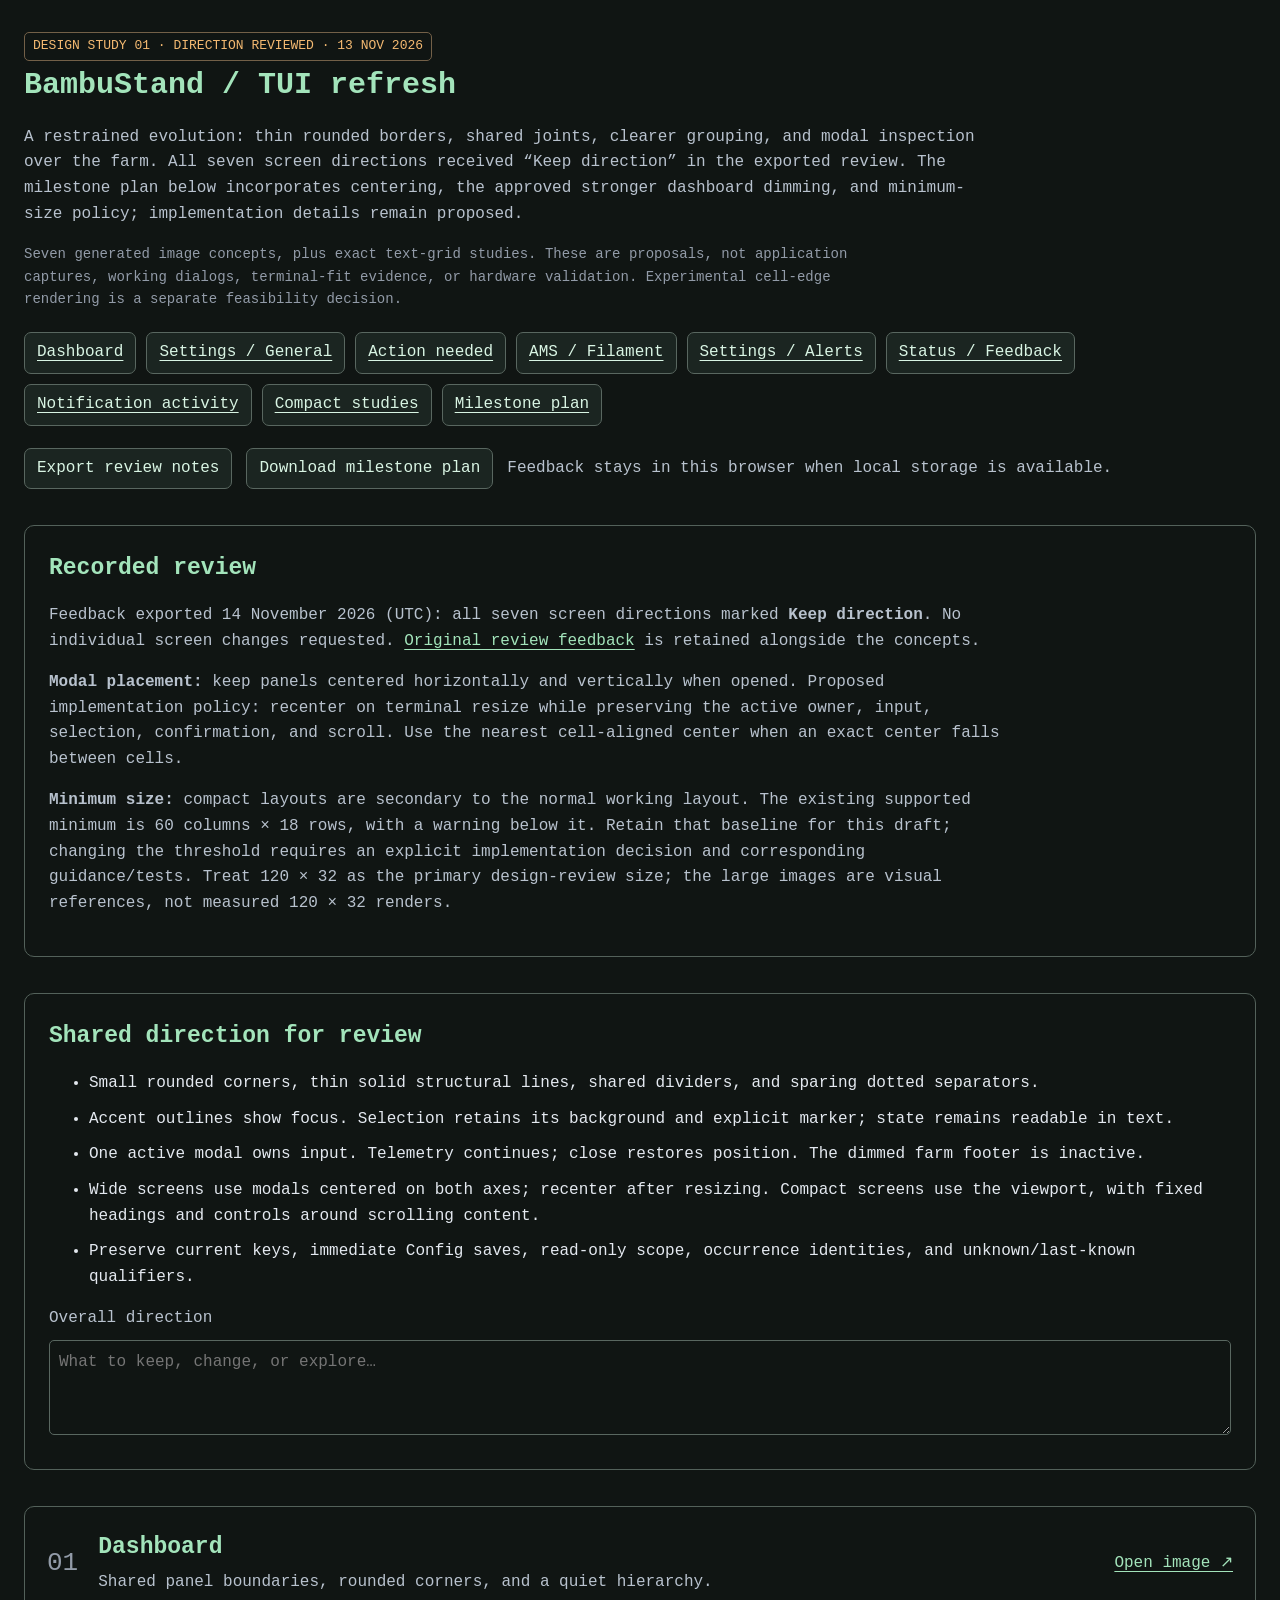
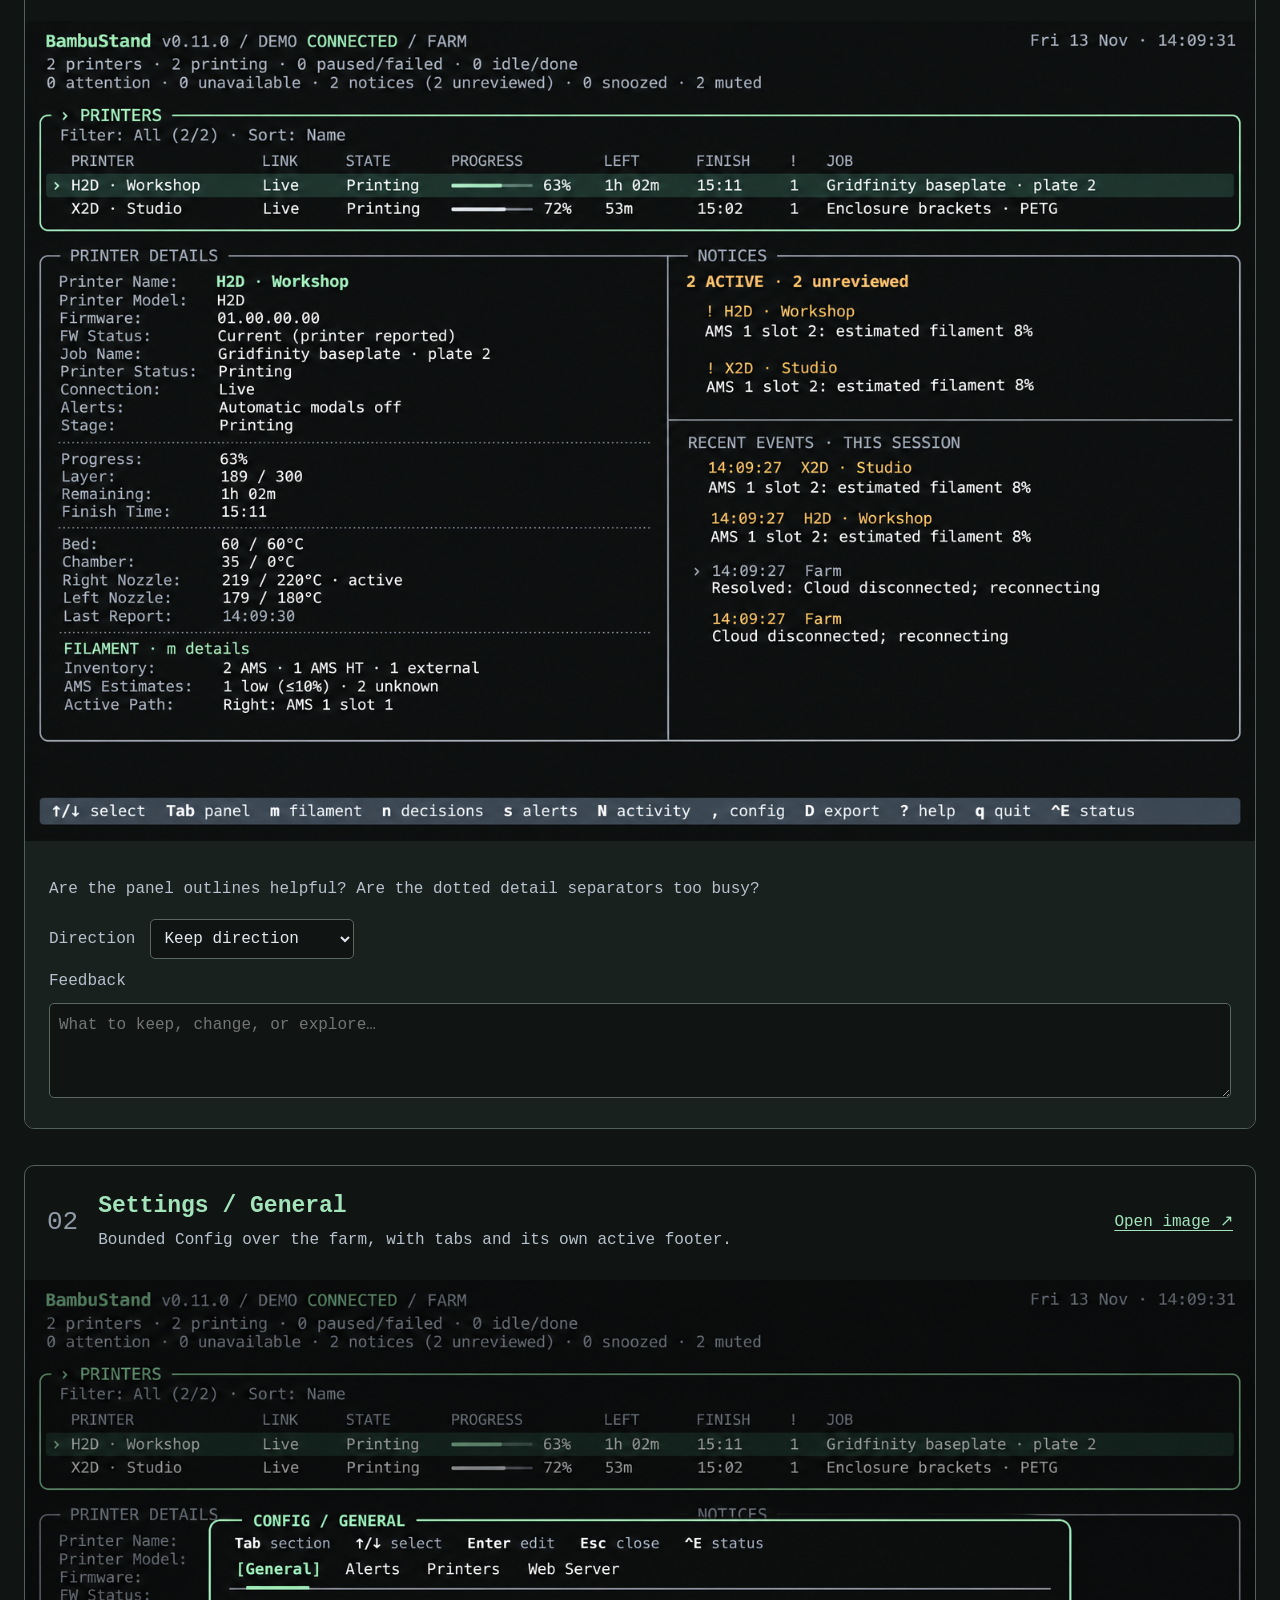
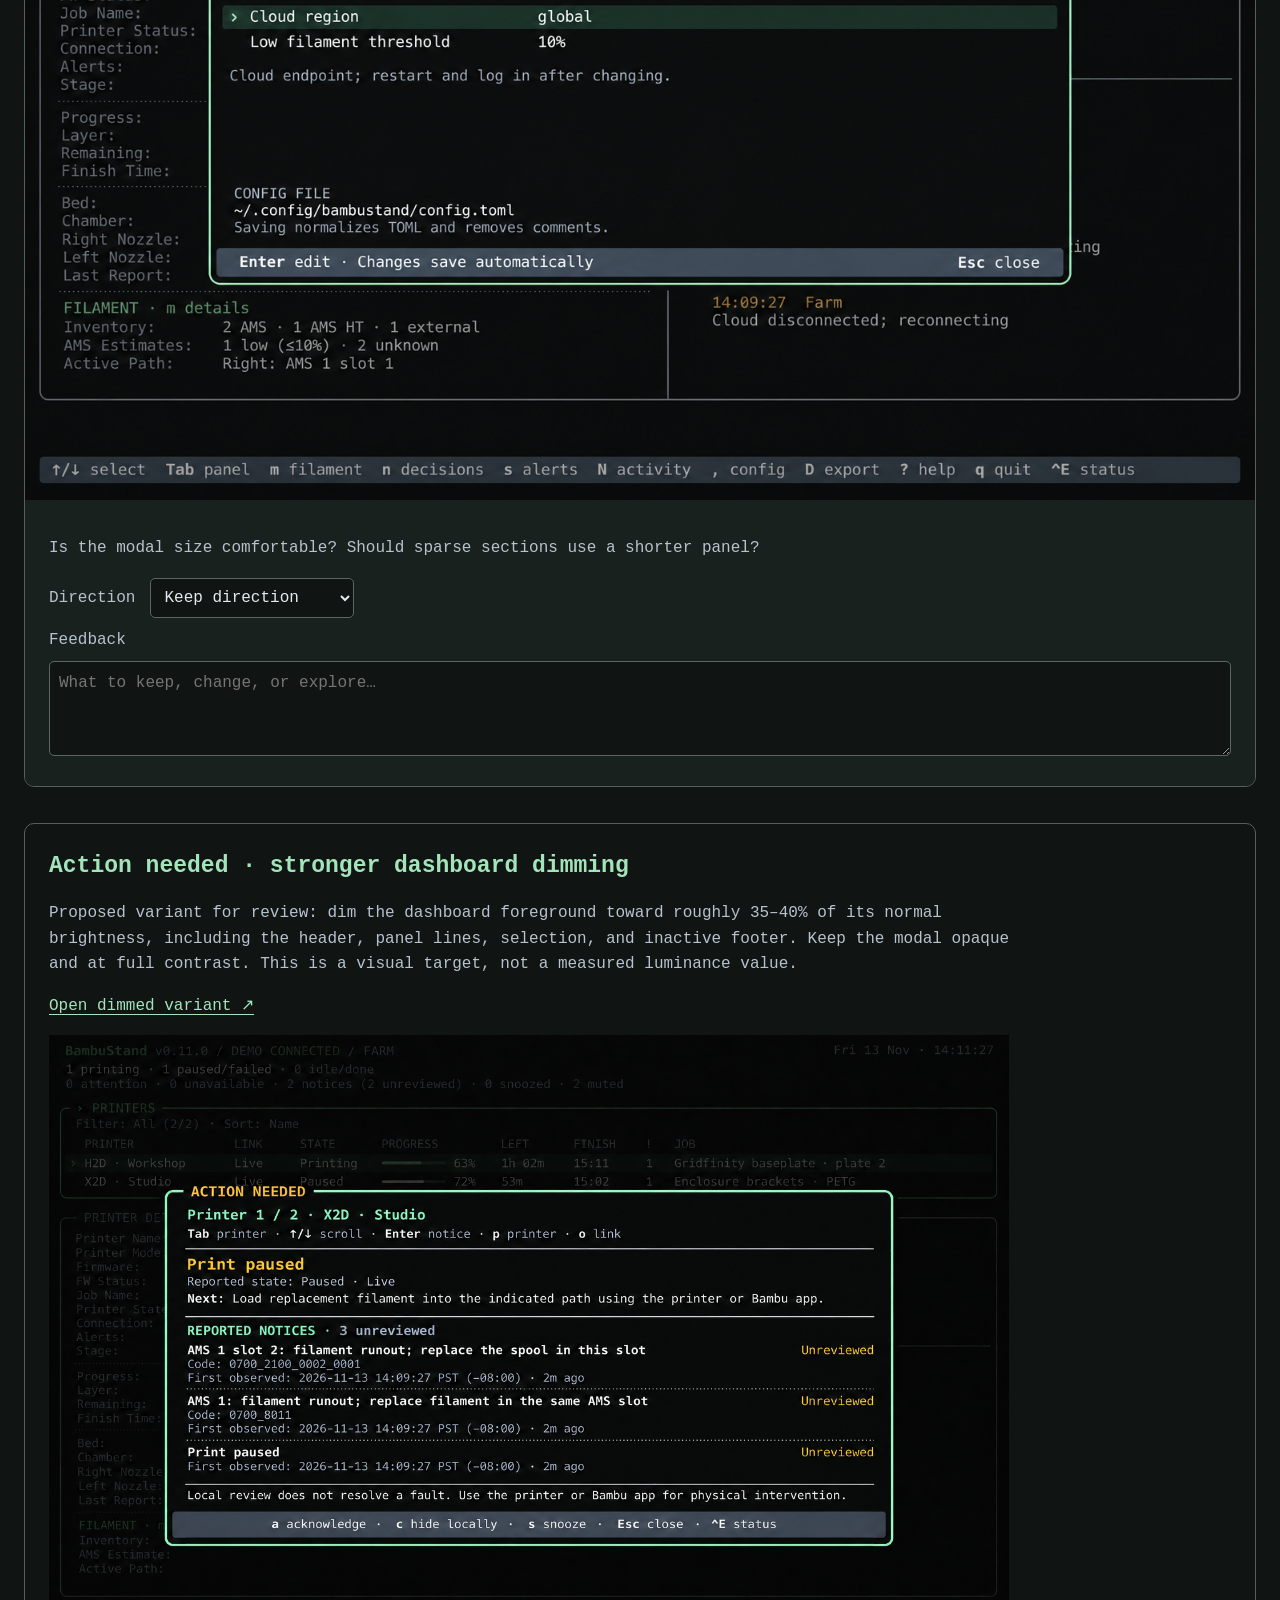
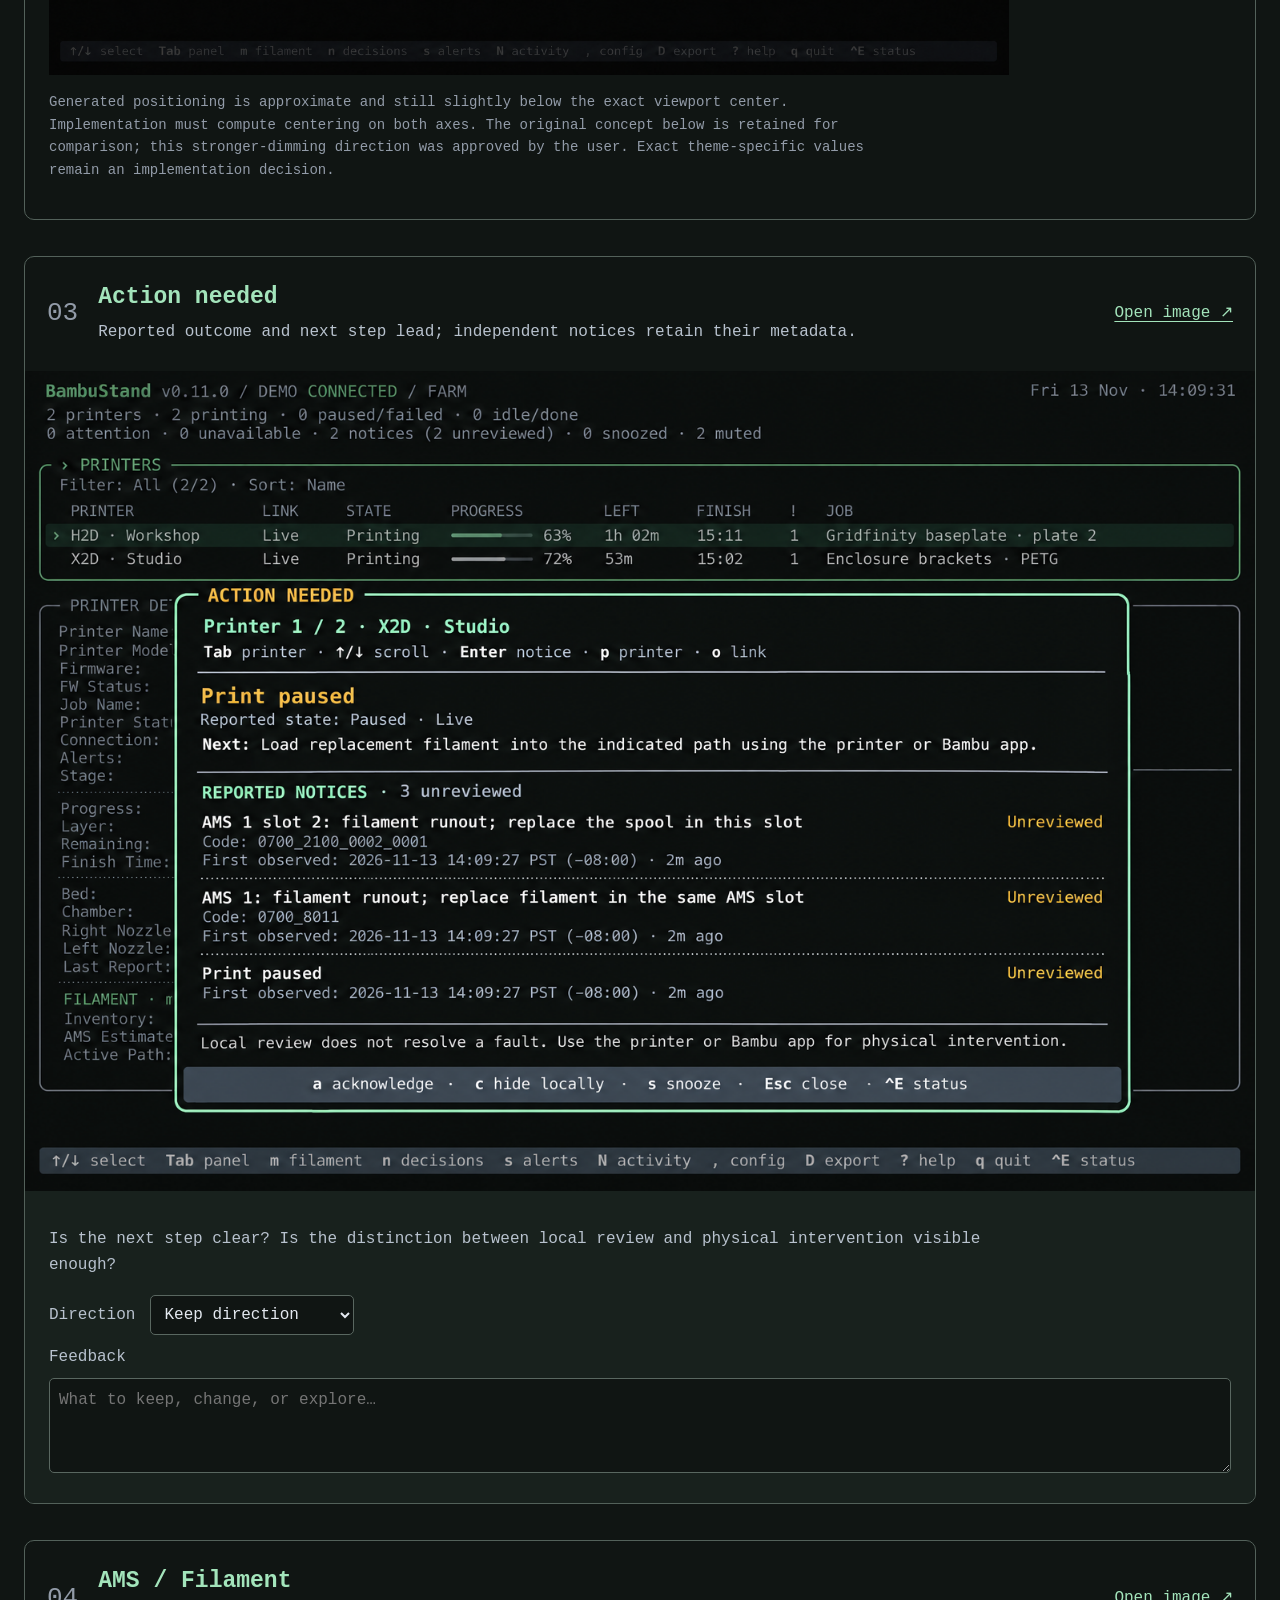
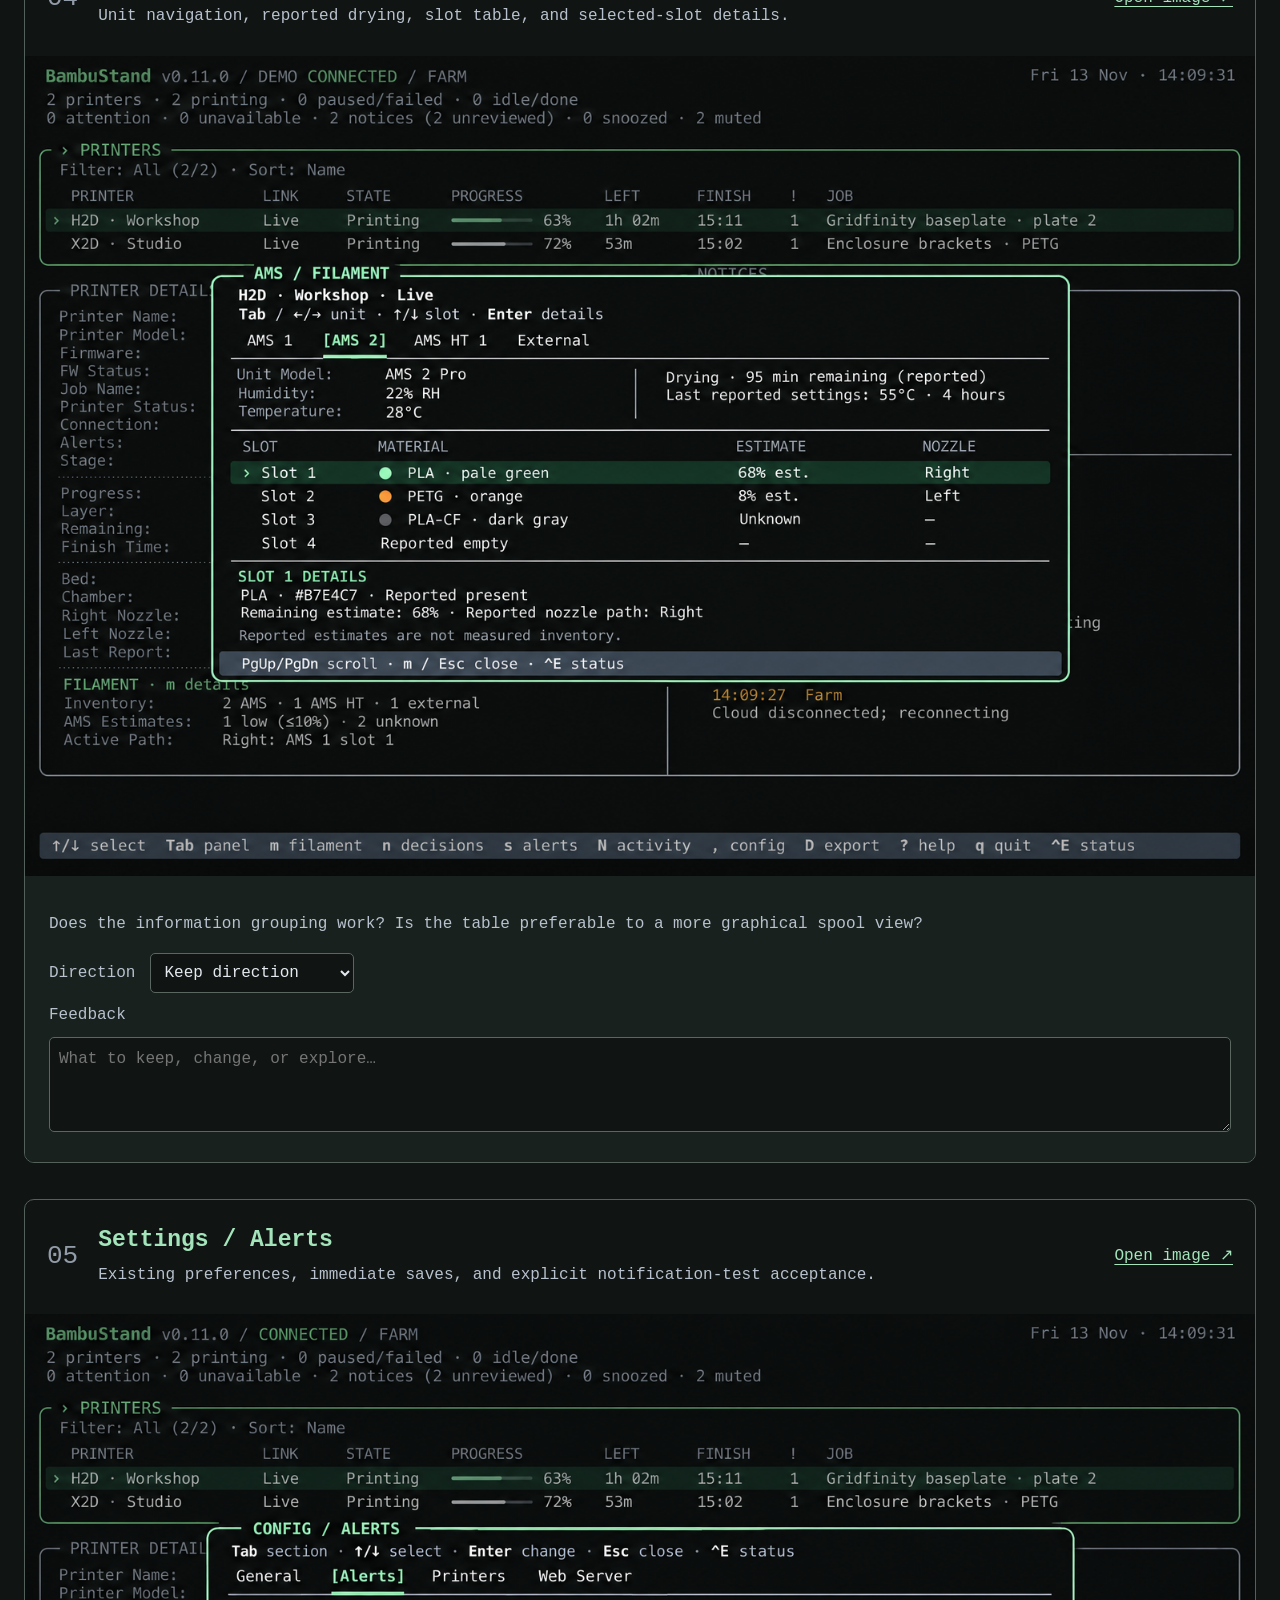
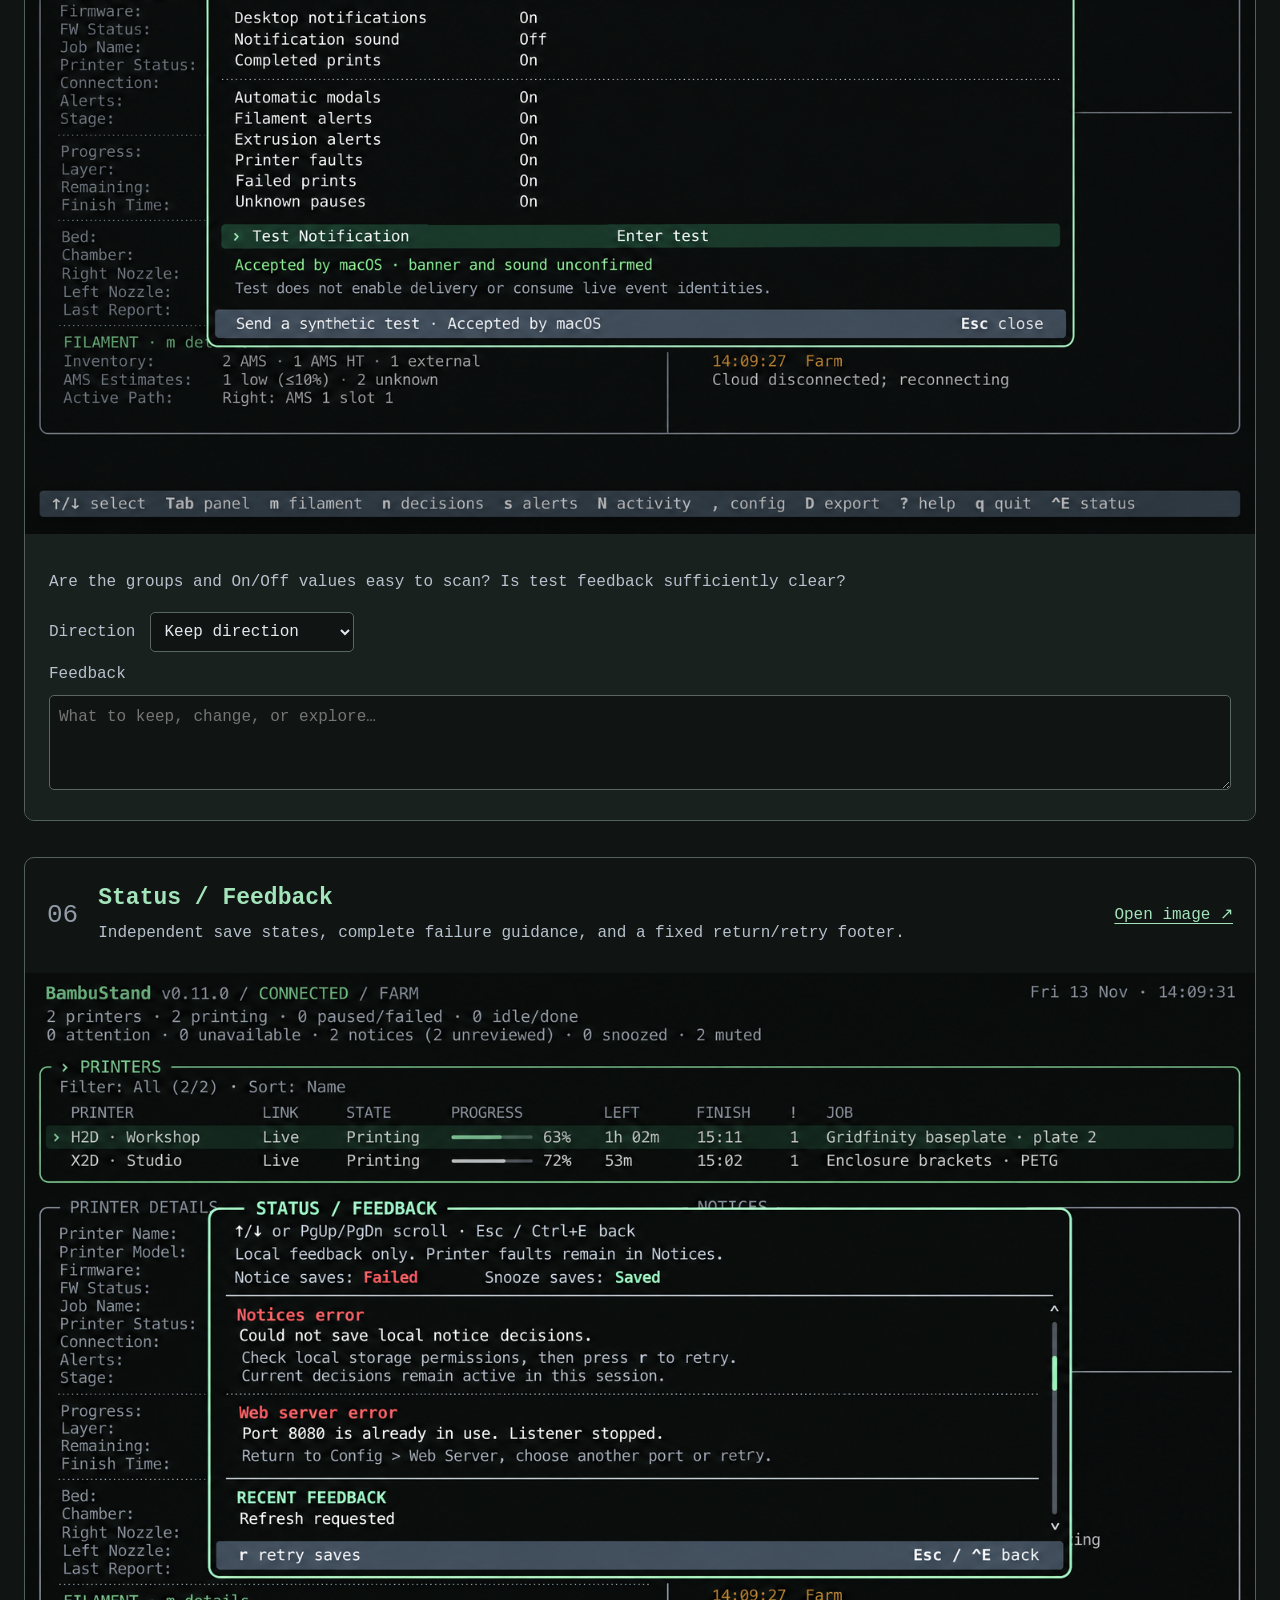
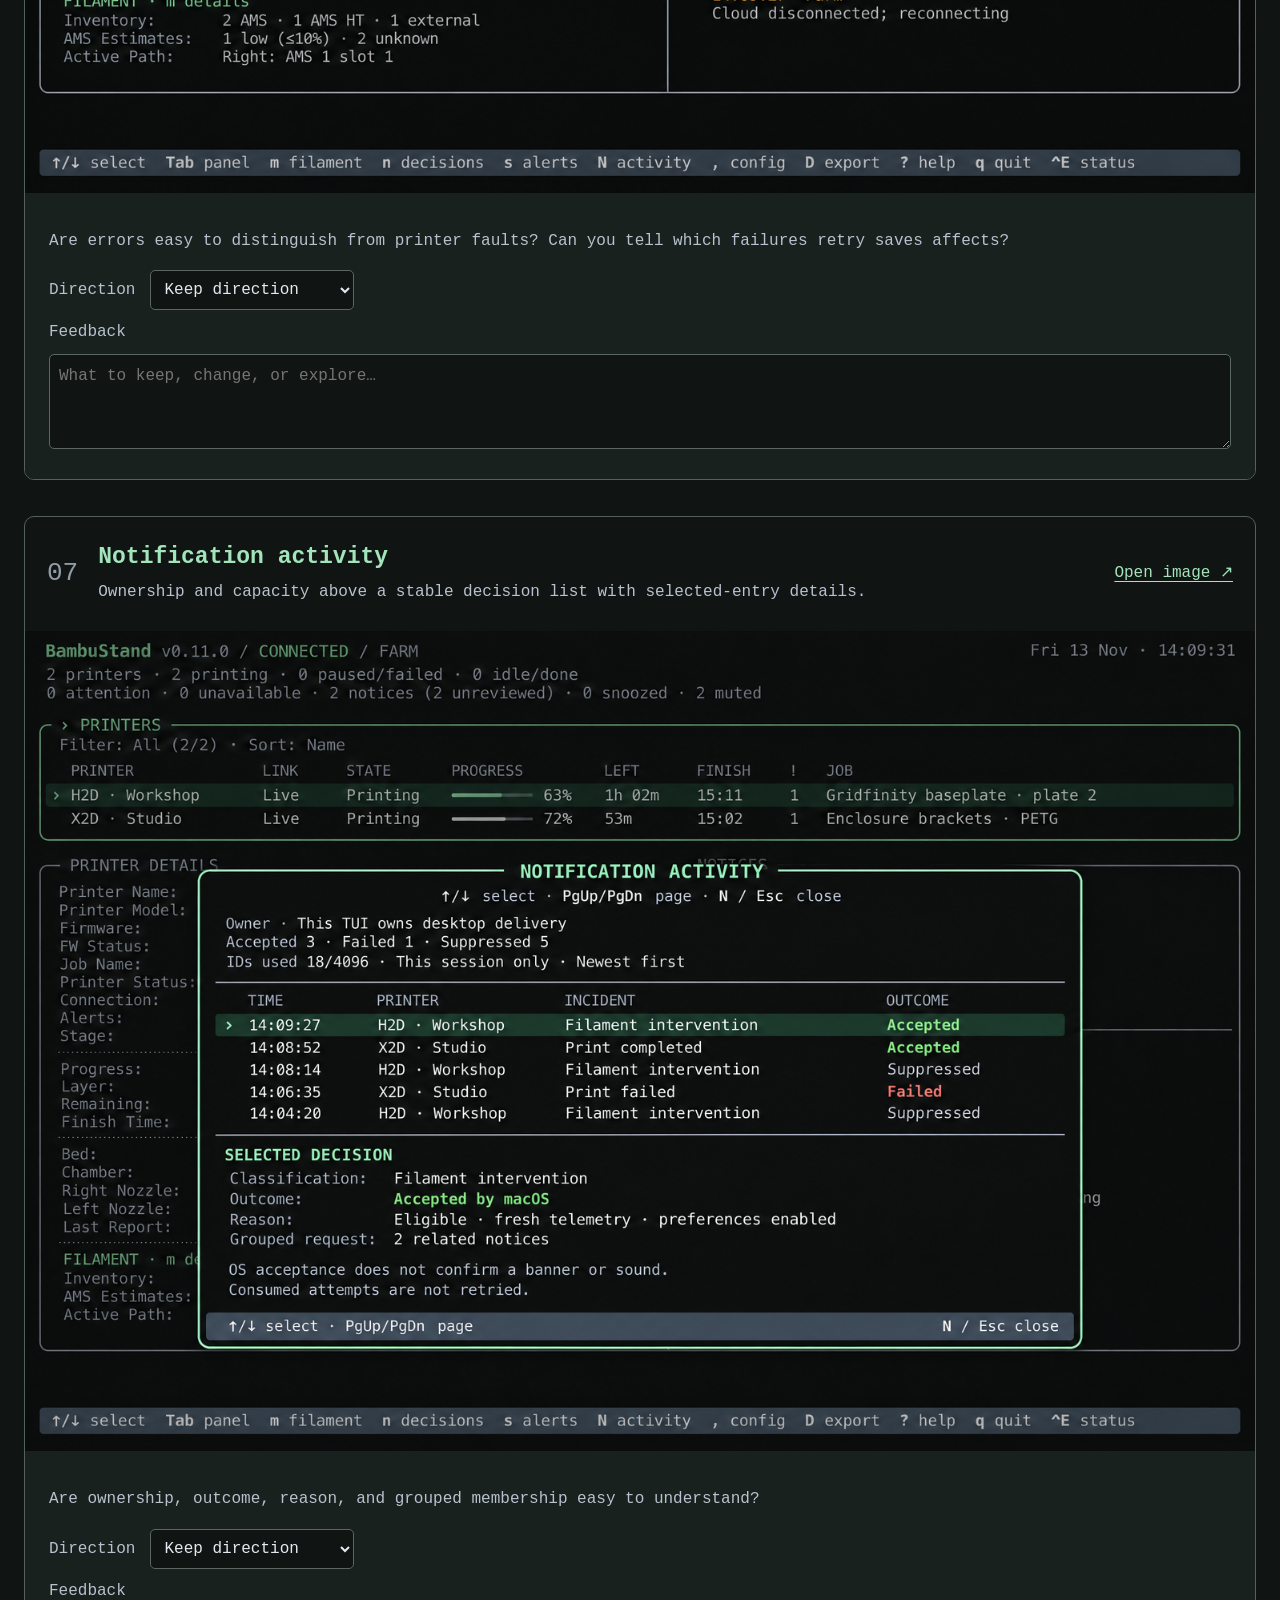
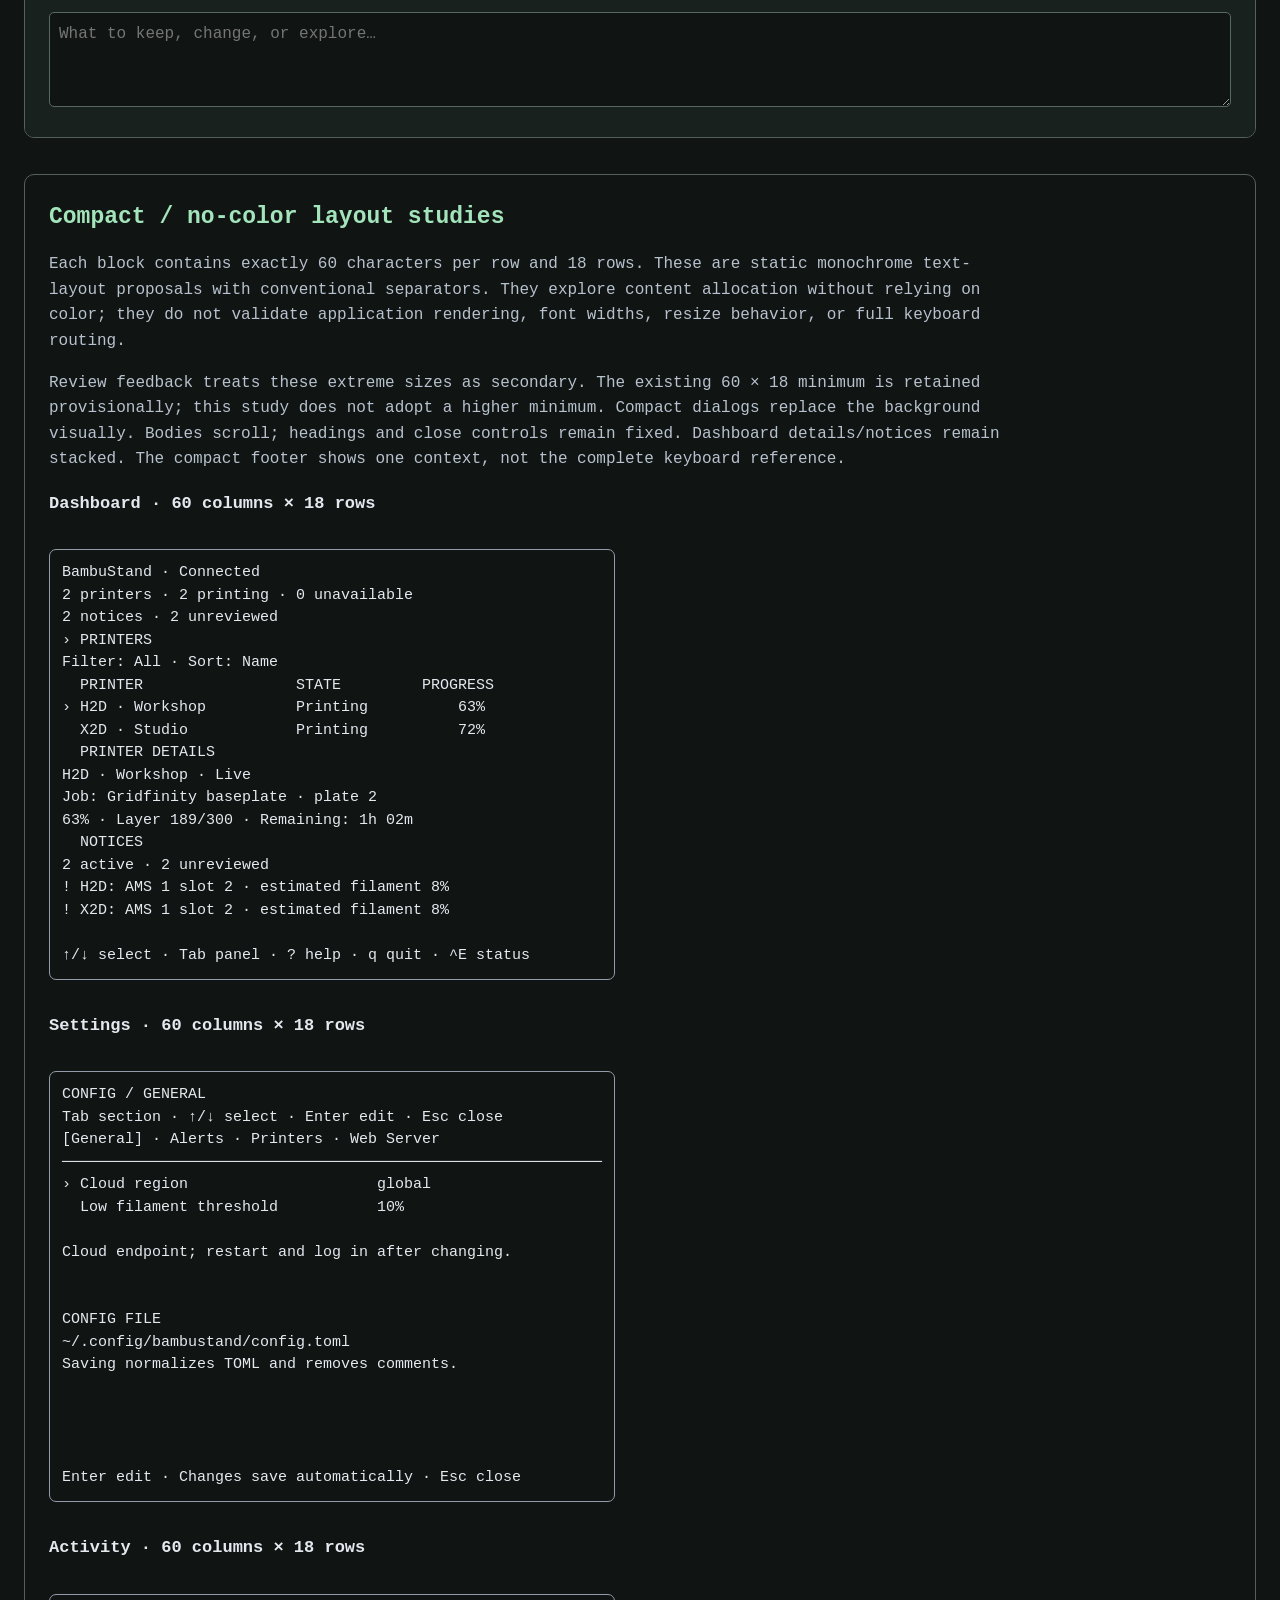
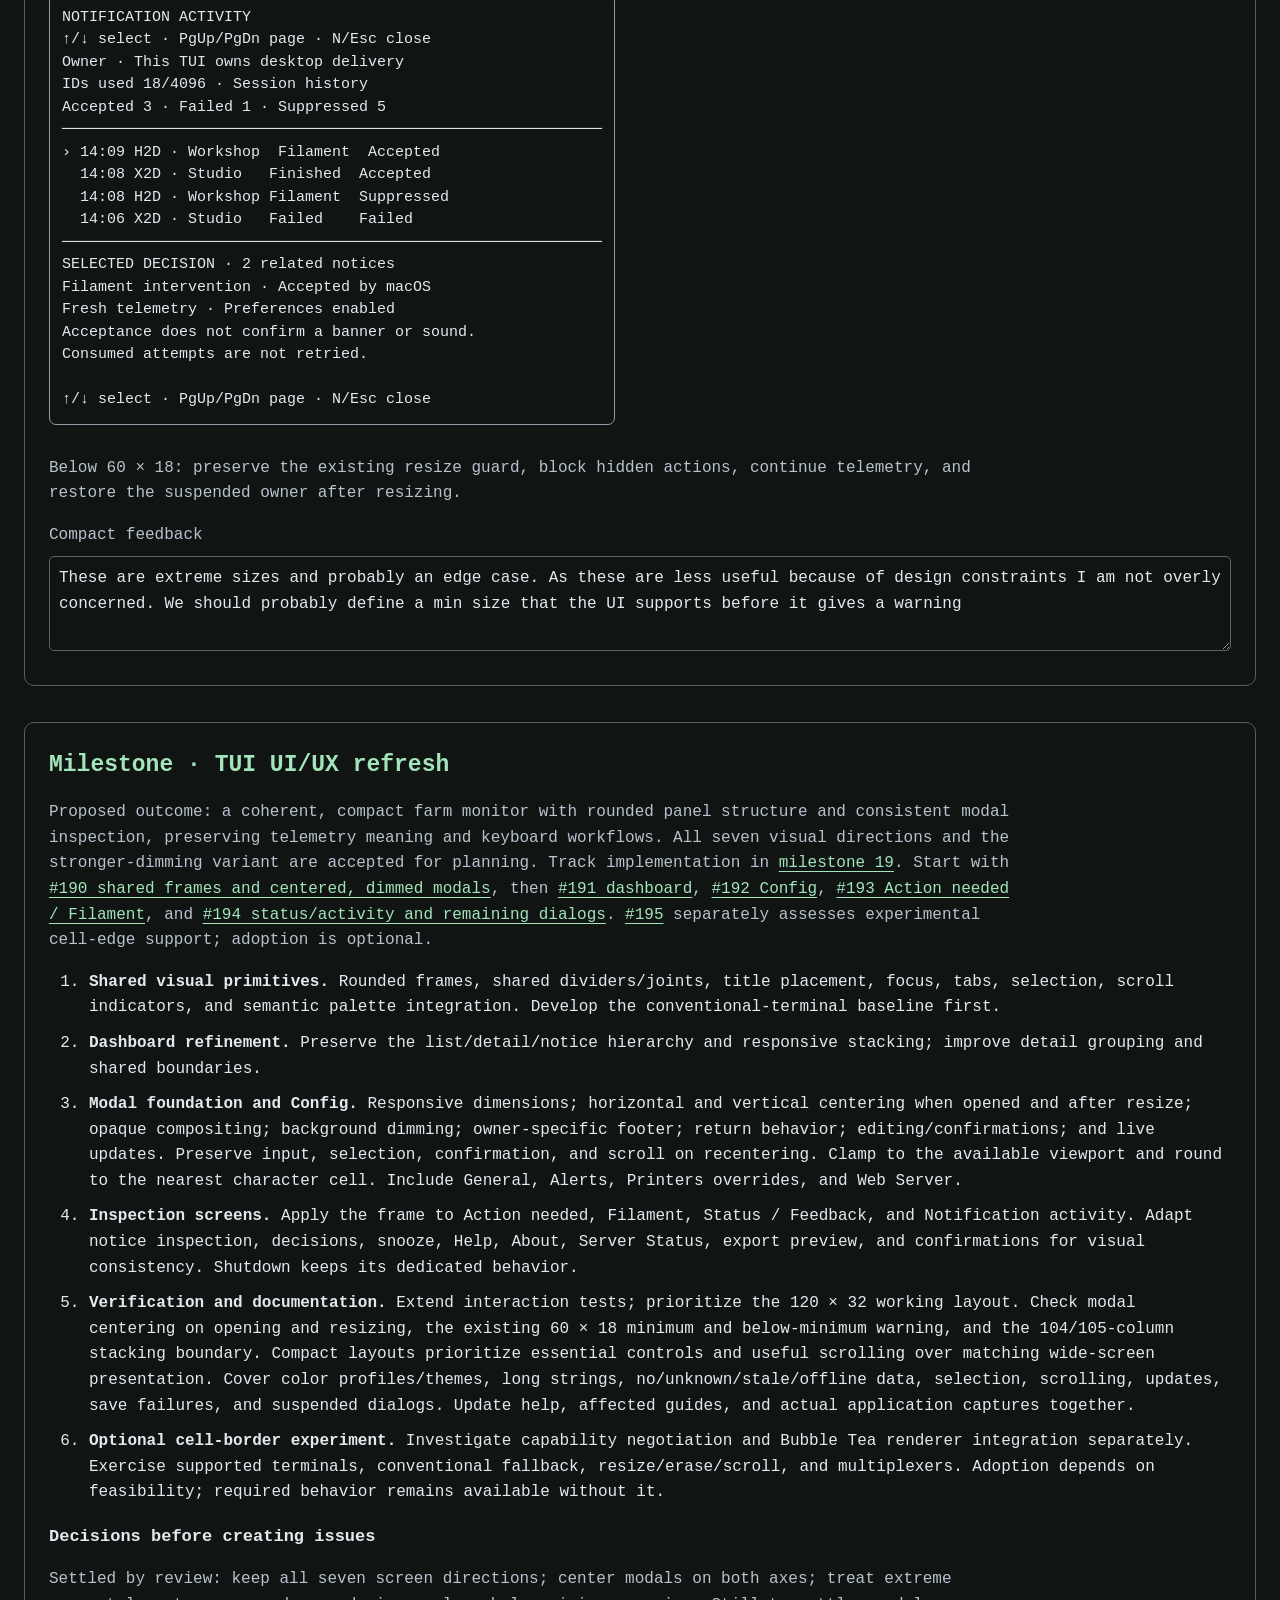
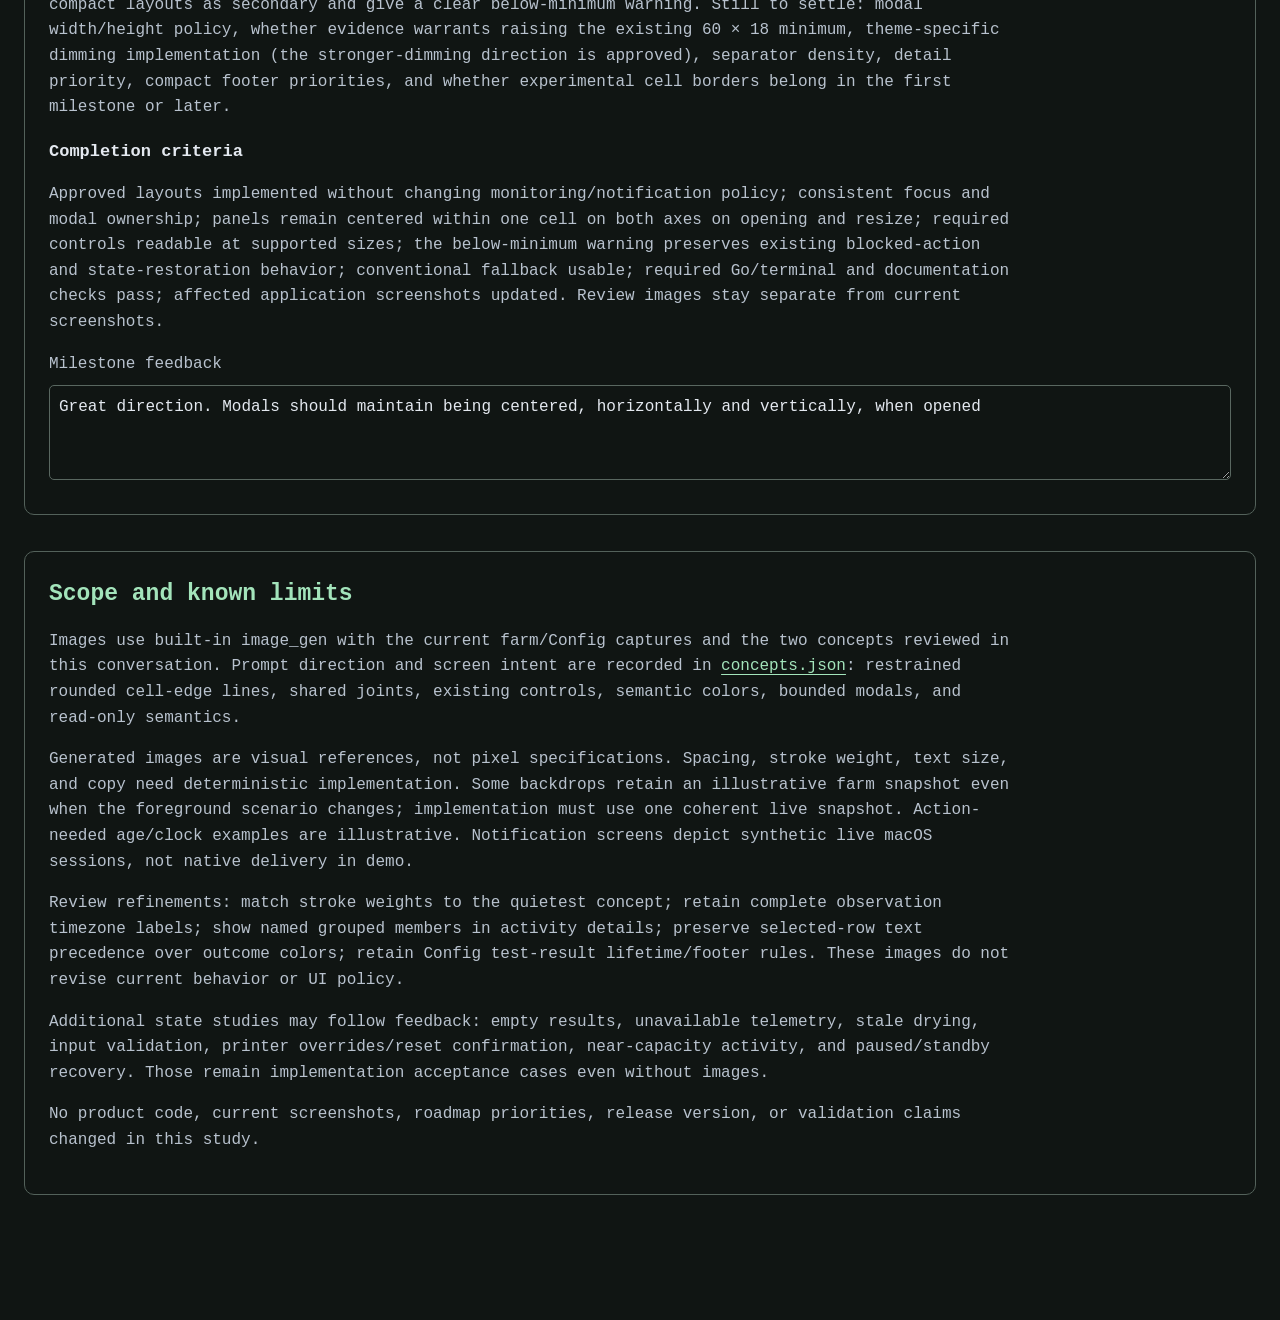
<file: docs/development/design/tui-refresh-review/index.html>
<!doctype html><html lang="en"><meta charset="utf-8"><meta name="viewport" content="width=device-width,initial-scale=1"><title>BambuStand · TUI refresh review</title>
<style>
:root{color-scheme:dark;font-family:ui-monospace,SFMono-Regular,Consolas,monospace;color:#e4e9f0;background:#101513;line-height:1.6}*{box-sizing:border-box}body{margin:0}main{max-width:1440px;margin:auto;padding:32px 24px 80px}h1{font-size:30px;color:#a3e4bb;margin:0}h2{font-size:23px;margin:0;color:#a3e4bb}h3{font-size:17px}p{max-width:100ch;color:#b8c2ce}a{color:#a3e4bb;text-underline-offset:4px}nav{display:flex;gap:10px;flex-wrap:wrap;margin:22px 0}nav a,button{padding:7px 12px;border:1px solid #596760;border-radius:7px;background:#1b2521;color:#d9f5e4;font:inherit;cursor:pointer}:focus-visible{outline:2px solid #a3e4bb;outline-offset:4px}article,section{margin:36px 0;border:1px solid #53615a;border-radius:10px;overflow:hidden;scroll-margin-top:20px}article img{display:block;width:100%;height:auto}.cardhead{display:flex;align-items:center;gap:20px;padding:22px}.cardhead p{margin:4px 0}.cardhead a{margin-left:auto;white-space:nowrap}.number{font-size:26px;color:#929ba8}.review{padding:20px 24px;background:#18211d}label{display:block;color:#b8c2ce;margin:10px 0}select,textarea{font:inherit;color:#e4e9f0;background:#101513;border:1px solid #596760;border-radius:5px;padding:9px}select{margin-left:15px}textarea{display:block;width:100%;min-height:95px;margin-top:8px}section{padding:24px}.badge{display:inline-block;color:#f4ba72;border:1px solid #736048;border-radius:5px;padding:3px 8px;font-size:13px}.actions{display:flex;gap:14px;align-items:center;flex-wrap:wrap}.terminalwrap{overflow:auto}.terminal{display:inline-block;white-space:pre;font-family:ui-monospace,SFMono-Regular,Consolas,monospace;font-size:15px;line-height:1.5;background:#101513;color:#e4e9f0;border:1px solid #929ba8;border-radius:7px;padding:12px}.muted{color:#929ba8;font-size:14px}li{margin:10px 0}#save-status{color:#b8c2ce}@media(max-width:700px){main{padding:20px 12px}.cardhead{flex-wrap:wrap}.cardhead a{margin-left:0}h1{font-size:25px}select{margin-left:0;display:block}section{padding:18px}}
</style><main><span class="badge">DESIGN STUDY 01 · DIRECTION REVIEWED · 13 NOV 2026</span><h1>BambuStand / TUI refresh</h1><p>A restrained evolution: thin rounded borders, shared joints, clearer grouping, and modal inspection over the farm. All seven screen directions received “Keep direction” in the exported review. The milestone plan below incorporates centering, the approved stronger dashboard dimming, and minimum-size policy; implementation details remain proposed.</p><p class="muted">Seven generated image concepts, plus exact text-grid studies. These are proposals, not application captures, working dialogs, terminal-fit evidence, or hardware validation. Experimental cell-edge rendering is a separate feasibility decision.</p><nav><a href="#dashboard">Dashboard</a><a href="#settings">Settings / General</a><a href="#action-needed">Action needed</a><a href="#filament">AMS / Filament</a><a href="#alerts">Settings / Alerts</a><a href="#status">Status / Feedback</a><a href="#activity">Notification activity</a><a href="#compact">Compact studies</a><a href="#milestone">Milestone plan</a></nav><div class="actions"><button id="export">Export review notes</button><button id="scope">Download milestone plan</button><span id="save-status" role="status">Feedback stays in this browser when local storage is available.</span></div>
<section><h2>Recorded review</h2><p>Feedback exported 14 November 2026 (UTC): all seven screen directions marked <strong>Keep direction</strong>. No individual screen changes requested. <a href="review-feedback.json">Original review feedback</a> is retained alongside the concepts.</p><p><strong>Modal placement:</strong> keep panels centered horizontally and vertically when opened. Proposed implementation policy: recenter on terminal resize while preserving the active owner, input, selection, confirmation, and scroll. Use the nearest cell-aligned center when an exact center falls between cells.</p><p><strong>Minimum size:</strong> compact layouts are secondary to the normal working layout. The existing supported minimum is 60 columns × 18 rows, with a warning below it. Retain that baseline for this draft; changing the threshold requires an explicit implementation decision and corresponding guidance/tests. Treat 120 × 32 as the primary design-review size; the large images are visual references, not measured 120 × 32 renders.</p></section><section><h2>Shared direction for review</h2><ul><li>Small rounded corners, thin solid structural lines, shared dividers, and sparing dotted separators.</li><li>Accent outlines show focus. Selection retains its background and explicit marker; state remains readable in text.</li><li>One active modal owns input. Telemetry continues; close restores position. The dimmed farm footer is inactive.</li><li>Wide screens use modals centered on both axes; recenter after resizing. Compact screens use the viewport, with fixed headings and controls around scrolling content.</li><li>Preserve current keys, immediate Config saves, read-only scope, occurrence identities, and unknown/last-known qualifiers.</li></ul><label>Overall direction<textarea data-save="overall" placeholder="What to keep, change, or explore…"></textarea></label></section><article id="dashboard"><div class="cardhead"><span class="number">01</span><div><h2>Dashboard</h2><p>Shared panel boundaries, rounded corners, and a quiet hierarchy.</p></div><a href="dashboard.png" target="_blank" rel="noopener">Open image ↗</a></div><img src="dashboard.png" alt="Proposed Dashboard TUI concept with rounded borders" loading="lazy"><div class="review"><p>Are the panel outlines helpful? Are the dotted detail separators too busy?</p><label>Direction<select data-save="dashboard-decision"><option value="">Not reviewed</option><option>Keep direction</option><option>Keep with changes</option><option>Rework</option><option>Defer</option></select></label><label>Feedback<textarea data-save="dashboard-notes" placeholder="What to keep, change, or explore…"></textarea></label></div></article><article id="settings"><div class="cardhead"><span class="number">02</span><div><h2>Settings / General</h2><p>Bounded Config over the farm, with tabs and its own active footer.</p></div><a href="settings.png" target="_blank" rel="noopener">Open image ↗</a></div><img src="settings.png" alt="Proposed Settings / General TUI concept with rounded borders" loading="lazy"><div class="review"><p>Is the modal size comfortable? Should sparse sections use a shorter panel?</p><label>Direction<select data-save="settings-decision"><option value="">Not reviewed</option><option>Keep direction</option><option>Keep with changes</option><option>Rework</option><option>Defer</option></select></label><label>Feedback<textarea data-save="settings-notes" placeholder="What to keep, change, or explore…"></textarea></label></div></article><section id="dimming-variant"><h2>Action needed · stronger dashboard dimming</h2><p>Proposed variant for review: dim the dashboard foreground toward roughly 35–40% of its normal brightness, including the header, panel lines, selection, and inactive footer. Keep the modal opaque and at full contrast. This is a visual target, not a measured luminance value.</p><a href="action-needed-dimmed-v2.png" target="_blank" rel="noopener">Open dimmed variant ↗</a><p><img src="action-needed-dimmed-v2.png" alt="Action needed modal at full contrast over a more strongly dimmed dashboard" style="display:block;width:100%;height:auto"></p><p class="muted">Generated positioning is approximate and still slightly below the exact viewport center. Implementation must compute centering on both axes. The original concept below is retained for comparison; this stronger-dimming direction was approved by the user. Exact theme-specific values remain an implementation decision.</p></section><article id="action-needed"><div class="cardhead"><span class="number">03</span><div><h2>Action needed</h2><p>Reported outcome and next step lead; independent notices retain their metadata.</p></div><a href="action-needed.png" target="_blank" rel="noopener">Open image ↗</a></div><img src="action-needed.png" alt="Proposed Action needed TUI concept with rounded borders" loading="lazy"><div class="review"><p>Is the next step clear? Is the distinction between local review and physical intervention visible enough?</p><label>Direction<select data-save="action-needed-decision"><option value="">Not reviewed</option><option>Keep direction</option><option>Keep with changes</option><option>Rework</option><option>Defer</option></select></label><label>Feedback<textarea data-save="action-needed-notes" placeholder="What to keep, change, or explore…"></textarea></label></div></article><article id="filament"><div class="cardhead"><span class="number">04</span><div><h2>AMS / Filament</h2><p>Unit navigation, reported drying, slot table, and selected-slot details.</p></div><a href="filament.png" target="_blank" rel="noopener">Open image ↗</a></div><img src="filament.png" alt="Proposed AMS / Filament TUI concept with rounded borders" loading="lazy"><div class="review"><p>Does the information grouping work? Is the table preferable to a more graphical spool view?</p><label>Direction<select data-save="filament-decision"><option value="">Not reviewed</option><option>Keep direction</option><option>Keep with changes</option><option>Rework</option><option>Defer</option></select></label><label>Feedback<textarea data-save="filament-notes" placeholder="What to keep, change, or explore…"></textarea></label></div></article><article id="alerts"><div class="cardhead"><span class="number">05</span><div><h2>Settings / Alerts</h2><p>Existing preferences, immediate saves, and explicit notification-test acceptance.</p></div><a href="alerts.png" target="_blank" rel="noopener">Open image ↗</a></div><img src="alerts.png" alt="Proposed Settings / Alerts TUI concept with rounded borders" loading="lazy"><div class="review"><p>Are the groups and On/Off values easy to scan? Is test feedback sufficiently clear?</p><label>Direction<select data-save="alerts-decision"><option value="">Not reviewed</option><option>Keep direction</option><option>Keep with changes</option><option>Rework</option><option>Defer</option></select></label><label>Feedback<textarea data-save="alerts-notes" placeholder="What to keep, change, or explore…"></textarea></label></div></article><article id="status"><div class="cardhead"><span class="number">06</span><div><h2>Status / Feedback</h2><p>Independent save states, complete failure guidance, and a fixed return/retry footer.</p></div><a href="status.png" target="_blank" rel="noopener">Open image ↗</a></div><img src="status.png" alt="Proposed Status / Feedback TUI concept with rounded borders" loading="lazy"><div class="review"><p>Are errors easy to distinguish from printer faults? Can you tell which failures retry saves affects?</p><label>Direction<select data-save="status-decision"><option value="">Not reviewed</option><option>Keep direction</option><option>Keep with changes</option><option>Rework</option><option>Defer</option></select></label><label>Feedback<textarea data-save="status-notes" placeholder="What to keep, change, or explore…"></textarea></label></div></article><article id="activity"><div class="cardhead"><span class="number">07</span><div><h2>Notification activity</h2><p>Ownership and capacity above a stable decision list with selected-entry details.</p></div><a href="activity.png" target="_blank" rel="noopener">Open image ↗</a></div><img src="activity.png" alt="Proposed Notification activity TUI concept with rounded borders" loading="lazy"><div class="review"><p>Are ownership, outcome, reason, and grouped membership easy to understand?</p><label>Direction<select data-save="activity-decision"><option value="">Not reviewed</option><option>Keep direction</option><option>Keep with changes</option><option>Rework</option><option>Defer</option></select></label><label>Feedback<textarea data-save="activity-notes" placeholder="What to keep, change, or explore…"></textarea></label></div></article><section id="compact"><h2>Compact / no-color layout studies</h2><p>Each block contains exactly 60 characters per row and 18 rows. These are static monochrome text-layout proposals with conventional separators. They explore content allocation without relying on color; they do not validate application rendering, font widths, resize behavior, or full keyboard routing.</p><p>Review feedback treats these extreme sizes as secondary. The existing 60 × 18 minimum is retained provisionally; this study does not adopt a higher minimum. Compact dialogs replace the background visually. Bodies scroll; headings and close controls remain fixed. Dashboard details/notices remain stacked. The compact footer shows one context, not the complete keyboard reference.</p><h3>Dashboard · 60 columns × 18 rows</h3><div class="terminalwrap"><pre class="terminal">BambuStand · Connected                                      
2 printers · 2 printing · 0 unavailable                     
2 notices · 2 unreviewed                                    
› PRINTERS                                                  
Filter: All · Sort: Name                                    
  PRINTER                 STATE         PROGRESS            
› H2D · Workshop          Printing          63%             
  X2D · Studio            Printing          72%             
  PRINTER DETAILS                                           
H2D · Workshop · Live                                       
Job: Gridfinity baseplate · plate 2                         
63% · Layer 189/300 · Remaining: 1h 02m                     
  NOTICES                                                   
2 active · 2 unreviewed                                     
! H2D: AMS 1 slot 2 · estimated filament 8%                 
! X2D: AMS 1 slot 2 · estimated filament 8%                 
                                                            
↑/↓ select · Tab panel · ? help · q quit · ^E status        </pre></div><h3>Settings · 60 columns × 18 rows</h3><div class="terminalwrap"><pre class="terminal">CONFIG / GENERAL                                            
Tab section · ↑/↓ select · Enter edit · Esc close           
[General] · Alerts · Printers · Web Server                  
────────────────────────────────────────────────────────────
› Cloud region                     global                   
  Low filament threshold           10%                      
                                                            
Cloud endpoint; restart and log in after changing.          
                                                            
                                                            
CONFIG FILE                                                 
~/.config/bambustand/config.toml                            
Saving normalizes TOML and removes comments.                
                                                            
                                                            
                                                            
                                                            
Enter edit · Changes save automatically · Esc close         </pre></div><h3>Activity · 60 columns × 18 rows</h3><div class="terminalwrap"><pre class="terminal">NOTIFICATION ACTIVITY                                       
↑/↓ select · PgUp/PgDn page · N/Esc close                   
Owner · This TUI owns desktop delivery                      
IDs used 18/4096 · Session history                          
Accepted 3 · Failed 1 · Suppressed 5                        
────────────────────────────────────────────────────────────
› 14:09 H2D · Workshop  Filament  Accepted                  
  14:08 X2D · Studio   Finished  Accepted                   
  14:08 H2D · Workshop Filament  Suppressed                 
  14:06 X2D · Studio   Failed    Failed                     
────────────────────────────────────────────────────────────
SELECTED DECISION · 2 related notices                       
Filament intervention · Accepted by macOS                   
Fresh telemetry · Preferences enabled                       
Acceptance does not confirm a banner or sound.              
Consumed attempts are not retried.                          
                                                            
↑/↓ select · PgUp/PgDn page · N/Esc close                   </pre></div><p>Below 60 × 18: preserve the existing resize guard, block hidden actions, continue telemetry, and restore the suspended owner after resizing.</p><label>Compact feedback<textarea data-save="compact-notes" placeholder="What to keep, change, or explore…"></textarea></label></section><section id="milestone"><h2>Milestone · TUI UI/UX refresh</h2><p>Proposed outcome: a coherent, compact farm monitor with rounded panel structure and consistent modal inspection, preserving telemetry meaning and keyboard workflows. All seven visual directions and the stronger-dimming variant are accepted for planning. Track implementation in <a href="https://github.com/cliffom/bambustand/milestone/19">milestone 19</a>. Start with <a href="https://github.com/cliffom/bambustand/issues/190">#190 shared frames and centered, dimmed modals</a>, then <a href="https://github.com/cliffom/bambustand/issues/191">#191 dashboard</a>, <a href="https://github.com/cliffom/bambustand/issues/192">#192 Config</a>, <a href="https://github.com/cliffom/bambustand/issues/193">#193 Action needed / Filament</a>, and <a href="https://github.com/cliffom/bambustand/issues/194">#194 status/activity and remaining dialogs</a>. <a href="https://github.com/cliffom/bambustand/issues/195">#195</a> separately assesses experimental cell-edge support; adoption is optional.</p><ol>
<li><strong>Shared visual primitives.</strong> Rounded frames, shared dividers/joints, title placement, focus, tabs, selection, scroll indicators, and semantic palette integration. Develop the conventional-terminal baseline first.</li>
<li><strong>Dashboard refinement.</strong> Preserve the list/detail/notice hierarchy and responsive stacking; improve detail grouping and shared boundaries.</li>
<li><strong>Modal foundation and Config.</strong> Responsive dimensions; horizontal and vertical centering when opened and after resize; opaque compositing; background dimming; owner-specific footer; return behavior; editing/confirmations; and live updates. Preserve input, selection, confirmation, and scroll on recentering. Clamp to the available viewport and round to the nearest character cell. Include General, Alerts, Printers overrides, and Web Server.</li>
<li><strong>Inspection screens.</strong> Apply the frame to Action needed, Filament, Status / Feedback, and Notification activity. Adapt notice inspection, decisions, snooze, Help, About, Server Status, export preview, and confirmations for visual consistency. Shutdown keeps its dedicated behavior.</li>
<li><strong>Verification and documentation.</strong> Extend interaction tests; prioritize the 120 × 32 working layout. Check modal centering on opening and resizing, the existing 60 × 18 minimum and below-minimum warning, and the 104/105-column stacking boundary. Compact layouts prioritize essential controls and useful scrolling over matching wide-screen presentation. Cover color profiles/themes, long strings, no/unknown/stale/offline data, selection, scrolling, updates, save failures, and suspended dialogs. Update help, affected guides, and actual application captures together.</li>
<li><strong>Optional cell-border experiment.</strong> Investigate capability negotiation and Bubble Tea renderer integration separately. Exercise supported terminals, conventional fallback, resize/erase/scroll, and multiplexers. Adoption depends on feasibility; required behavior remains available without it.</li></ol>
<h3>Decisions before creating issues</h3><p>Settled by review: keep all seven screen directions; center modals on both axes; treat extreme compact layouts as secondary and give a clear below-minimum warning. Still to settle: modal width/height policy, whether evidence warrants raising the existing 60 × 18 minimum, theme-specific dimming implementation (the stronger-dimming direction is approved), separator density, detail priority, compact footer priorities, and whether experimental cell borders belong in the first milestone or later.</p>
<h3>Completion criteria</h3><p>Approved layouts implemented without changing monitoring/notification policy; consistent focus and modal ownership; panels remain centered within one cell on both axes on opening and resize; required controls readable at supported sizes; the below-minimum warning preserves existing blocked-action and state-restoration behavior; conventional fallback usable; required Go/terminal and documentation checks pass; affected application screenshots updated. Review images stay separate from current screenshots.</p><label>Milestone feedback<textarea data-save="milestone-notes" placeholder="What to keep, change, or explore…"></textarea></label></section><section><h2>Scope and known limits</h2><p>Images use built-in image_gen with the current farm/Config captures and the two concepts reviewed in this conversation. Prompt direction and screen intent are recorded in <a href="concepts.json">concepts.json</a>: restrained rounded cell-edge lines, shared joints, existing controls, semantic colors, bounded modals, and read-only semantics.</p><p>Generated images are visual references, not pixel specifications. Spacing, stroke weight, text size, and copy need deterministic implementation. Some backdrops retain an illustrative farm snapshot even when the foreground scenario changes; implementation must use one coherent live snapshot. Action-needed age/clock examples are illustrative. Notification screens depict synthetic live macOS sessions, not native delivery in demo.</p><p>Review refinements: match stroke weights to the quietest concept; retain complete observation timezone labels; show named grouped members in activity details; preserve selected-row text precedence over outcome colors; retain Config test-result lifetime/footer rules. These images do not revise current behavior or UI policy.</p><p>Additional state studies may follow feedback: empty results, unavailable telemetry, stale drying, input validation, printer overrides/reset confirmation, near-capacity activity, and paused/standby recovery. Those remain implementation acceptance cases even without images.</p><p>No product code, current screenshots, roadmap priorities, release version, or validation claims changed in this study.</p></section></main>
<script>
const key='bambustand-tui-refresh-review-v1';const fields=[...document.querySelectorAll('[data-save]')];const recordedFeedback={"overall": "", "dashboard-decision": "Keep direction", "dashboard-notes": "", "settings-decision": "Keep direction", "settings-notes": "", "action-needed-decision": "Keep direction", "action-needed-notes": "", "filament-decision": "Keep direction", "filament-notes": "", "alerts-decision": "Keep direction", "alerts-notes": "", "status-decision": "Keep direction", "status-notes": "", "activity-decision": "Keep direction", "activity-notes": "", "compact-notes": "These are extreme sizes and probably an edge case. As these are less useful because of design constraints I am not overly concerned. We should probably define a min size that the UI supports before it gives a warning", "milestone-notes": "Great direction. Modals should maintain being centered, horizontally and vertically, when opened"};let saved={...recordedFeedback};try{saved={...recordedFeedback,...JSON.parse(localStorage.getItem(key)||'{}')}}catch(e){document.querySelector('#save-status').textContent='Browser storage unavailable. Export notes before closing.'}
for(const field of fields){field.value=saved[field.dataset.save]||'';field.addEventListener('input',()=>{saved[field.dataset.save]=field.value;try{localStorage.setItem(key,JSON.stringify(saved));document.querySelector('#save-status').textContent='Feedback saved in this browser.'}catch(e){document.querySelector('#save-status').textContent='Not persisted. Export notes before closing.'}})}
function download(name,content,type){const url=URL.createObjectURL(new Blob([content],{type}));const a=document.createElement('a');a.href=url;a.download=name;a.click();setTimeout(()=>URL.revokeObjectURL(url),1000)}
document.querySelector('#export').onclick=()=>download('bambustand-tui-refresh-feedback.json',JSON.stringify({study:'TUI refresh / Design study 01',exported:new Date().toISOString(),feedback:Object.fromEntries(fields.map(f=>[f.dataset.save,f.value]))},null,2),'application/json');
document.querySelector('#scope').onclick=()=>download('bambustand-tui-refresh-milestone.txt',document.querySelector('#milestone').innerText+'\n\nREVIEW FEEDBACK\n'+fields.filter(f=>f.value).map(f=>f.dataset.save+': '+f.value).join('\n\n'),'text/plain');
</script></html>
</file>
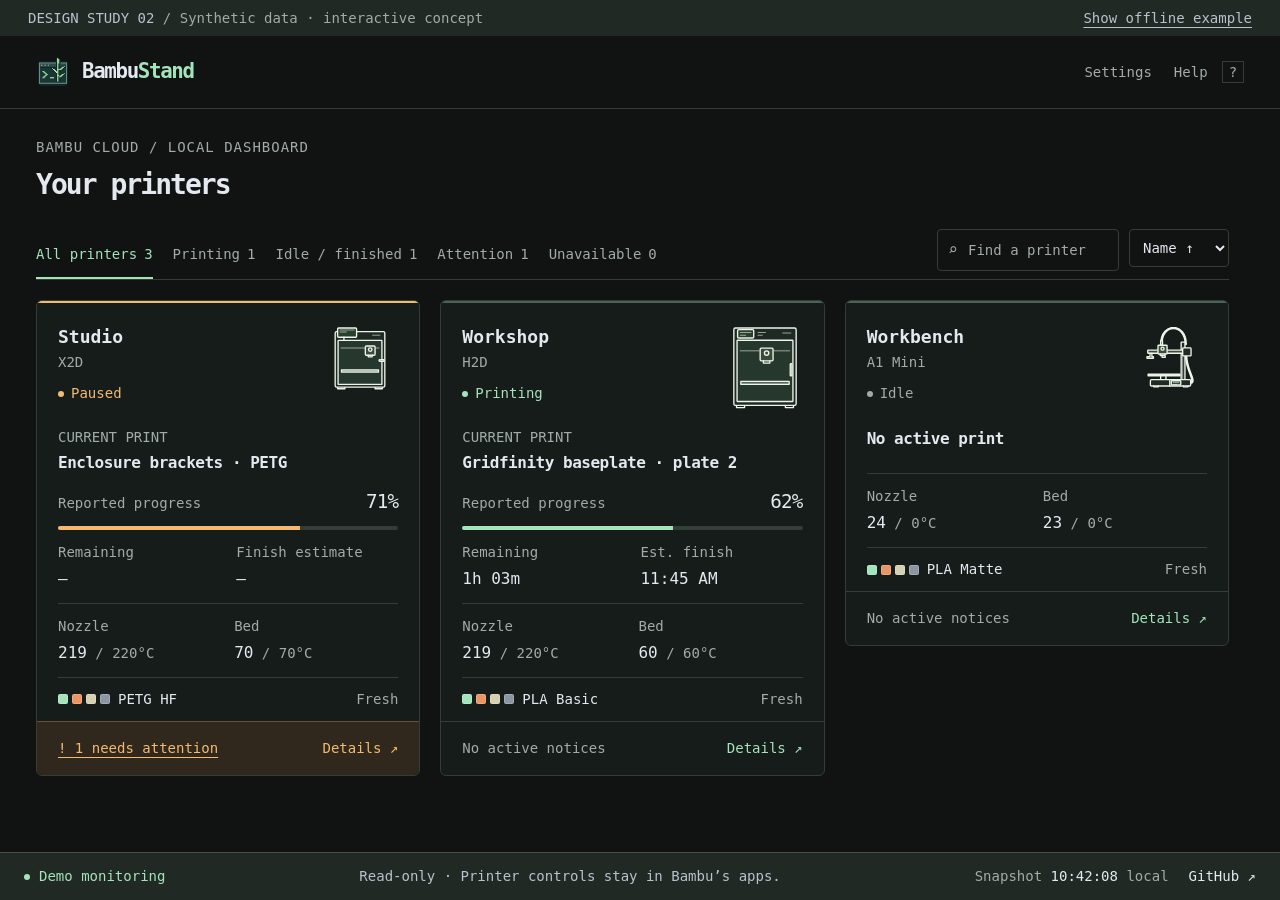
<file: docs/reference/design/dashboard-study-02.html>
<!doctype html>
<html lang="en">
<meta charset="utf-8">
<meta name="viewport" content="width=device-width,initial-scale=1">
<title>BambuStand · dashboard design study</title>
<style>
:root{color-scheme:dark;--bg:#101312;--surface:#161c19;--text:#e4e9f0;--muted:#a2aca7;--accent:#a3e4bb;--line:#333e37;--warn:#f4ba72;--selected:#263b36;--error:#ff8087;font:16px/1.5 ui-monospace,SFMono-Regular,Menlo,Monaco,Consolas,"DejaVu Sans Mono",monospace}
*{box-sizing:border-box}body{margin:0;background:var(--bg);color:var(--text);min-height:100vh;display:flex;flex-direction:column}button,input,select{font:inherit;color:inherit}button,a,input,select{-webkit-tap-highlight-color:transparent}button{cursor:pointer;background:none;border:0}button:hover,a:hover{color:var(--accent)}a{color:inherit;text-decoration:none}button:focus-visible,a:focus-visible,input:focus-visible,select:focus-visible,[tabindex]:focus-visible{outline:2px solid var(--accent);outline-offset:4px}button,input,select{font-size:.875rem}h1,h2,h3,p{margin:0}h1{font-size:1.75rem;letter-spacing:-.07em;font-weight:600}h2{font-size:1.4rem;letter-spacing:-.04em}h3{font-size:1rem;font-weight:600;letter-spacing:-.03em}.sr{position:absolute;width:1px;height:1px;overflow:hidden;clip-path:inset(50%)}.study{min-height:36px;padding:7px 28px;display:flex;justify-content:space-between;gap:15px;align-items:center;color:#b8c2ce;background:#202923;font-size:.875rem}.study-note{color:#a2aca7}.study button{padding:0;text-decoration:underline;text-underline-offset:4px;font-size:.875rem}.header-inner{max-width:1320px;margin:auto;min-height:84px;padding:0 36px;display:flex;align-items:center;justify-content:space-between;gap:20px}header{border-bottom:1px solid var(--line)}.brand{display:flex;align-items:center;font-weight:650;font-size:1.3rem;letter-spacing:-.065em}.brand>span:last-child{color:var(--accent)}.brand-mark{font-size:2rem;line-height:1;width:34px;height:34px;border:1px solid var(--accent);color:var(--accent);display:grid;place-content:center;margin-right:12px;letter-spacing:0}.header-actions{display:flex;gap:22px}.header-actions button{padding:8px 0;color:var(--muted)}.header-actions button span{display:inline-grid;border:1px solid var(--line);width:22px;height:22px;place-content:center;margin-left:6px}main{max-width:1320px;width:100%;padding:36px 36px 40px;margin:0 auto;flex:1}.heading{display:flex;justify-content:space-between;align-items:end;gap:20px;margin-bottom:28px}.eyebrow{font-size:.875rem;letter-spacing:.07em;color:var(--muted);margin-bottom:6px}.snapshot{text-align:right;font-size:.875rem;color:var(--muted)}.snapshot time{color:var(--text);margin-left:8px}.snapshot span{display:block;margin-top:5px}.toolbar{display:flex;justify-content:space-between;gap:16px;align-items:center;border-bottom:1px solid var(--line);flex-wrap:wrap}.filters{display:flex;gap:20px;flex-wrap:wrap}.filters button{position:relative;padding:13px 0;color:var(--muted);white-space:nowrap;min-height:48px}.filters button[aria-pressed=true]{color:var(--accent)}.filters button[aria-pressed=true]:after{content:"";position:absolute;height:2px;background:var(--accent);bottom:-1px;left:0;right:0}.count{font-size:.875rem;margin-left:7px;color:var(--muted)}.filters button[aria-pressed=true] .count{color:var(--accent)}.tools{display:flex;gap:10px;padding-bottom:8px;flex-wrap:wrap}.search{display:flex;align-items:center;gap:8px;padding:8px 10px;border:1px solid var(--line);border-radius:4px;color:var(--muted)}input{width:142px;min-width:0;background:none;border:0;outline-offset:5px}input::placeholder{color:var(--muted)}select{background:var(--bg);border:1px solid var(--line);border-radius:4px;padding:9px;max-width:100%}.result-row{display:flex;justify-content:space-between;gap:16px;margin:18px 0;color:var(--muted);font-size:.875rem}.printers{display:grid;grid-template-columns:repeat(3,minmax(0,1fr));gap:20px;align-items:start}.printer{min-width:0;position:relative;border:1px solid var(--line);border-radius:6px;background:var(--surface);overflow:hidden}.printer:before{content:"";height:2px;position:absolute;inset:0 0 auto;background:#496456}.printer.paused:before{background:var(--warn)}.card-head{display:flex;align-items:start;justify-content:space-between;gap:10px;padding:21px 21px 0}.card-name{font-size:1rem;text-align:left;padding:0;overflow-wrap:anywhere;font-weight:600}.model{font-size:.875rem;color:var(--muted);margin-top:3px}.state{display:flex;gap:7px;align-items:center;font-size:.875rem;white-space:nowrap;color:var(--accent);padding-top:2px}.state:before,.status-dot{content:"";width:6px;height:6px;display:inline-block;background:currentColor;border-radius:50%;flex-shrink:0}.state.paused{color:var(--warn)}.state.idle,.state.offline{color:var(--muted)}.art{height:166px;margin:14px 0 12px;display:flex;align-items:center;justify-content:center}.art img{height:154px;width:132px;object-fit:contain}.job{padding:0 21px;min-height:55px}.job .eyebrow{margin-bottom:3px;font-size:.875rem;letter-spacing:0}.job h3{line-height:1.5}.progress{padding:17px 21px 0}.progress-line{display:flex;justify-content:space-between;align-items:baseline;gap:8px;margin-bottom:9px}.progress-line>span{font-size:.875rem;color:var(--muted)}.progress strong{font-size:1.2rem;letter-spacing:-.04em;font-weight:500}.track{height:4px;background:#333e37;border-radius:2px;overflow:hidden}.fill{height:100%;background:var(--accent)}.paused .fill{background:var(--warn)}.timing{display:grid;grid-template-columns:1fr 1fr;gap:16px;padding:17px 21px}.label{display:block;color:var(--muted);font-size:.875rem;margin-bottom:4px}.value{font-size:1rem}.temperatures{display:grid;grid-template-columns:1fr 1fr;gap:12px;padding:15px 0;margin:0 21px;border-top:1px solid var(--line)}.temperature small{font-size:.875rem;color:var(--muted)}.material{border-top:1px solid var(--line);margin:0 21px;padding:15px 0;display:flex;align-items:center;justify-content:space-between;gap:8px;font-size:.875rem}.material-name{display:flex;align-items:center;gap:8px}.swatches{display:flex;gap:4px}.swatch{width:10px;height:10px;border-radius:2px;display:inline-block;background:var(--color);border:1px solid #ffffff30}.fresh{font-size:.875rem;color:var(--muted);white-space:nowrap}.card-bottom{border-top:1px solid var(--line);display:flex;justify-content:space-between;align-items:center;gap:10px;padding:12px 21px;min-height:50px;font-size:.875rem}.card-bottom>span{color:var(--muted)}.card-bottom button{padding:0;color:var(--accent)}.paused .card-bottom{background:#30281d;border-color:#675039}.paused .card-bottom button,.paused .card-bottom>span{color:var(--warn)}.idle-space{padding:17px 21px 0;min-height:130px}.idle-space strong{font-weight:500}.idle-space p{font-size:.875rem;color:var(--muted);margin-top:10px}.printer.offline{border-style:dashed}.printer.offline:before{display:none}.printer.offline .art{height:166px}.printer.offline img{opacity:.45;filter:grayscale(1)}.workspace-note{margin-top:22px;font-size:.875rem;color:var(--muted)}.empty{grid-column:1/-1;border:1px dashed var(--line);padding:40px;text-align:center;color:var(--muted)}footer{background:#202923;min-height:48px;border-top:1px solid #45514a;display:flex;align-items:center;justify-content:space-between;gap:16px;padding:12px 28px;font-size:.875rem;color:#b8c2ce;flex-wrap:wrap}footer>div{display:flex;align-items:center;gap:9px;color:var(--accent)}footer a{color:#e4e9f0}dialog{background:var(--bg);color:var(--text);border:1px solid #536359;border-radius:8px;padding:0;width:min(760px,calc(100vw - 32px));max-height:calc(100dvh - 40px);box-shadow:0 24px 100px #0008}dialog::backdrop{background:#060b08c9}dialog[open]{display:flex;flex-direction:column}.modal-header{padding:24px 28px 19px;display:flex;justify-content:space-between;gap:20px;align-items:start}.close{width:36px;height:36px;font-size:1.75rem;line-height:1;color:var(--muted);border:1px solid var(--line);border-radius:4px;flex-shrink:0}.tabs{display:flex;gap:24px;border-bottom:1px solid var(--line);padding:0 28px}.tabs button{padding:10px 0 14px;color:var(--muted);border-bottom:2px solid transparent}.tabs button[aria-selected=true]{color:var(--accent);border-color:var(--accent)}#notice-count{margin-left:6px}#detail-panel{padding:24px 28px;overflow:auto;min-height:0}.modal-footer{padding:12px 28px;border-top:1px solid var(--line);font-size:.875rem;color:var(--muted)}.detail-job{border:1px solid #40544a;background:var(--selected);border-radius:5px;padding:20px;display:grid;grid-template-columns:1fr 108px;gap:12px;align-items:center}.detail-job img{width:100%;height:126px;object-fit:contain}.detail-job h3{font-size:1.1rem;margin:6px 0 13px}.detail-progress{font-size:1.6rem;color:var(--accent);margin-bottom:10px}.detail-grid{display:grid;grid-template-columns:1fr 1fr;gap:20px;margin:22px 0}.detail-grid .value{font-size:1.25rem}.detail-section{padding:18px 0;border-top:1px solid var(--line)}.detail-section h3{margin-bottom:14px}.temp-grid{display:grid;grid-template-columns:repeat(3,minmax(0,1fr));gap:12px}.temp-tile{padding:12px;border:1px solid var(--line);border-radius:4px}.notice{border-left:2px solid var(--warn);background:#30281d;padding:18px}.notice h3{color:var(--warn);margin-bottom:10px}.notice p{margin-bottom:14px}.notice .meta{font-size:.875rem;color:var(--muted)}.notice .local-note{font-size:.875rem;color:#d2c7b6;margin-top:16px;margin-bottom:0}.rack{display:grid;grid-template-columns:repeat(4,minmax(0,1fr));gap:10px;margin:18px 0}.spool{padding:16px 8px;border:1px solid var(--line);text-align:center;border-radius:4px}.spool i{display:block;width:38px;height:38px;background:var(--color);border-radius:50%;margin:0 auto 12px;border:8px solid #ffffff30;box-shadow:inset 0 0 0 3px #101312}.spool span{display:block;font-size:.875rem}.detail-muted{font-size:.875rem;color:var(--muted)}details{border-top:1px solid var(--line);padding-top:16px;font-size:.875rem;color:var(--muted)}summary{cursor:pointer;color:var(--text);padding:3px 0}details p{margin-top:12px}.info-body{padding:0 28px 28px}.info-body p+p{margin-top:16px}
@media(min-width:1450px){main{padding-top:44px}.art{height:185px}.art img{height:166px}}@media(max-width:1100px){.printers{grid-template-columns:repeat(2,minmax(0,1fr))}.toolbar{align-items:start}.filters{gap:20px}.tools{padding-top:6px}.heading{margin-bottom:20px}}@media(max-width:650px){.study{padding:8px 16px;align-items:start}.study-note{display:block}.study button{max-width:130px;text-align:right}.header-inner{padding:0 20px;min-height:70px}.header-actions{gap:14px}.brand{font-size:1.15rem}.brand-mark{width:28px;height:28px;font-size:1.6rem;margin-right:8px}.header-actions button span{display:none}main{padding:26px 20px 30px}.heading{align-items:start}.eyebrow{font-size:.875rem;letter-spacing:0}.heading .eyebrow{max-width:190px}h1{font-size:1.5rem}.snapshot{max-width:100px}.snapshot time{margin-left:0}.snapshot span{display:none}.toolbar{gap:10px}.filters{gap:0 20px}.filters button{padding:10px 0}.tools{width:100%;padding:5px 0 14px}.search{flex:1}.search input{width:100%}.printers{grid-template-columns:minmax(0,1fr);gap:18px}.result-row>span:last-child{display:none}.art{height:144px;margin-top:12px;margin-bottom:8px}.art img{height:138px}.card-head{padding-top:18px}footer{padding:13px 20px;gap:8px 16px}footer>span{order:3;width:100%}.workspace-note{line-height:1.6}.modal-header{padding:19px 18px 15px}.tabs{padding:0 18px;gap:20px}#detail-panel{padding:20px 18px}.modal-footer{padding:12px 18px}.detail-job{padding:16px;grid-template-columns:1fr 68px}.detail-job img{height:100px}.temp-grid{grid-template-columns:1fr}.temp-tile{display:flex;justify-content:space-between;gap:10px}.temp-tile .label{margin:0}.rack{gap:6px}.spool{padding:12px 4px}.spool i{width:30px;height:30px;border-width:6px}.detail-grid{gap:12px}.detail-grid .value{font-size:1.1rem}}
@media(prefers-reduced-motion:reduce){*{scroll-behavior:auto!important}}
.header-inner{min-height:72px;flex-wrap:wrap;padding-top:12px;padding-bottom:12px}.header-actions{flex-wrap:wrap}main{padding-top:28px}.heading{margin-bottom:20px;flex-wrap:wrap}.result-row{margin:12px 0}.card-head{padding-top:18px;flex-wrap:wrap}.art{height:128px;margin:12px 0 8px}.art img{height:122px;width:112px}.job{min-height:46px}.progress{padding-top:13px}.timing{padding-top:12px;padding-bottom:12px}.temperatures{padding-top:12px;padding-bottom:12px}.material{padding-top:11px;padding-bottom:11px;flex-wrap:wrap}.idle-space{min-height:117px;padding-top:13px}.study{flex-wrap:wrap}.study>span{min-width:0;overflow-wrap:anywhere}.search{min-width:0;flex:1 1 150px}.sort{max-width:100%}.tools{min-width:0}.card-name,.job h3,.detail-job h3{overflow-wrap:anywhere}.detail-job>div{min-width:0}.temp-tile{flex-wrap:wrap}.modal-header h2{overflow-wrap:anywhere;min-width:0}.tabs{flex-wrap:wrap;gap:0 20px}.snapshot{overflow-wrap:anywhere}.workspace-note{overflow-wrap:anywhere}
@media(max-width:650px){.header-inner{gap:10px}.heading{gap:12px}.snapshot{max-width:none;text-align:left}.snapshot time{margin-left:5px}.art{height:128px}.art img{height:122px}.detail-grid{grid-template-columns:repeat(auto-fit,minmax(min(100%,180px),1fr))}.detail-job{grid-template-columns:minmax(0,1fr) 60px}.rack{grid-template-columns:repeat(auto-fit,minmax(70px,1fr))}.card-head{gap:12px}}
.brand-icon{width:34px;height:34px;object-fit:contain;margin-right:12px}.idle-space{min-height:127px}
@media(max-width:650px){.brand-icon{width:28px;height:28px;margin-right:8px}.study-note{display:none}.study{gap:8px}.study button{max-width:none}.heading .eyebrow{display:none}.heading{align-items:center}.snapshot{font-size:.875rem}.filters{gap:0 14px}.filters button{padding-top:7px;padding-bottom:7px}.detail-grid{grid-template-columns:repeat(2,minmax(0,1fr))}.detail-grid>div{min-width:0;overflow-wrap:anywhere}}

/* Compact identity: artwork and readings share one top-aligned header. */
.printer .card-head{display:grid;grid-template-columns:minmax(0,1fr) 76px;gap:18px;align-items:start;padding:20px 21px 18px;min-height:134px}
.printer .card-head .art{height:96px;width:76px;margin:0;align-items:flex-start;justify-content:flex-start}
.printer .card-head .art img{width:76px;height:96px;object-fit:contain;object-position:left top}
.card-identity{min-width:0;padding-top:0}.card-identity h2{line-height:1.25}.card-identity .card-name{font-size:1.125rem;line-height:1.4}.card-identity .model{margin-top:3px}.card-identity .state{margin-top:10px;padding:0}
.printer.offline .card-head .art{height:96px}
@media(max-width:650px){.printer .card-head{grid-template-columns:minmax(0,1fr) 64px;gap:16px;padding:18px 21px 16px;min-height:120px}.printer .card-head .art,.printer.offline .card-head .art{width:64px;height:86px}.printer .card-head .art img{width:64px;height:86px}.card-identity .state{margin-top:8px}}

.printer .card-head .card-identity{grid-column:1;grid-row:1}.printer .card-head .art{grid-column:2;grid-row:1;padding-top:6px;justify-content:flex-end}.printer .card-head .art img{object-position:right top;height:90px}
@media(max-width:650px){.printer .card-head .art img{height:80px}}

.printers{margin-top:20px}

/* Review pass: workspace, compact controls, and accessible inspection. */
body{height:100dvh;min-height:100dvh;overflow:auto}
.study,header,footer{flex-shrink:0}
main{min-height:min(12rem,50dvh);overflow:auto;scrollbar-gutter:stable;padding-bottom:24px}
.mobile-filter,.compact-copy{display:none}
.toolbar{position:sticky;top:-1px;z-index:2;background:var(--bg);padding-top:3px}
.printer .card-head{min-height:0;padding-bottom:16px}
.printer .card-head .art,.printer.offline .card-head .art{height:90px}
.printer .idle-job{min-height:0;padding-bottom:22px}
.card-bottom{padding:4px 12px;min-height:54px;gap:8px;flex-wrap:wrap}
.card-bottom>span{margin-left:9px;font-size:.875rem}
.card-bottom button{min-height:44px;padding:10px 9px;white-space:nowrap;flex-shrink:0}
.card-bottom .attention-link{text-decoration:underline;text-underline-offset:4px;white-space:normal;text-align:left;flex-shrink:1}
.card-bottom>button:last-child{margin-left:auto}
footer{padding:10px 24px;gap:8px 20px;min-height:48px}
footer .snapshot{font-size:.875rem;max-width:none;text-align:left;white-space:normal}
footer .snapshot time{margin-left:0}
footer .read-only{flex:1;text-align:center}
.empty{padding:30px 20px;text-align:center}
.empty h3{color:var(--text);margin-bottom:10px}
.empty p{overflow-wrap:anywhere}
.empty-actions{display:flex;justify-content:center;gap:12px;flex-wrap:wrap;margin-top:20px}
.empty-actions button,.inline-action{border:1px solid var(--line);border-radius:4px;min-height:44px;padding:9px 14px;color:var(--accent)}
.inline-action{margin-top:8px}
#inspector{container-type:inline-size;container-name:inspector;width:min(760px,calc(100vw - 32px));max-height:calc(100dvh - 32px)}
#inspector .modal-header{padding:18px;align-items:flex-start;flex-shrink:0;gap:12px}
#inspector .modal-header>div{min-width:0;flex:1}
#dialog-model{margin-bottom:3px}
#dialog-title{font-size:1.25rem;line-height:1.4;letter-spacing:-.04em}
.close{display:inline-flex;align-items:center;justify-content:center;min-width:2.75rem;width:2.75rem;height:2.75rem;min-height:2.75rem;font-size:1.5rem;line-height:1;padding:0}
#inspector .tabs{padding:0 18px;gap:16px;flex-wrap:nowrap;overflow-x:auto;flex-shrink:0;scrollbar-width:thin}
#inspector .tabs button{min-height:44px;white-space:nowrap;flex-shrink:0;padding:10px 0}
#notice-count:empty{display:none}
#detail-panel{padding:20px 18px;min-height:min(8rem,25dvh);overscroll-behavior:contain}
#inspector .modal-footer{padding:8px 18px;flex-shrink:0}
.detail-grid{grid-template-columns:repeat(auto-fit,minmax(min(100%,9rem),1fr))}
.detail-job h3{overflow-wrap:break-word}
@container inspector (max-width:30rem){
 .detail-job{display:block;padding:16px}
 .detail-job img{display:none}
 #detail-panel{padding:16px 18px}
 .temp-grid{grid-template-columns:minmax(0,1fr)}
 .temp-tile{display:flex;justify-content:space-between;gap:10px;flex-wrap:wrap}
 .temp-tile .label{margin:0}
}
@media(max-width:1100px){footer .wide-copy{display:none}footer .compact-copy{display:inline}}
@media(max-width:650px){
 .filters{display:none}
 .mobile-filter{display:block;width:100%;min-width:0}
 .mobile-filter select{width:100%;min-height:44px;font-size:1rem;padding:9px 12px}
 main{padding:16px 20px 24px}
 .header-inner{min-height:64px;padding-top:10px;padding-bottom:10px;gap:8px;flex-wrap:nowrap}
 .header-actions{gap:12px;flex-wrap:nowrap}
 .heading{margin-bottom:12px}
 .toolbar{display:grid;grid-template-columns:minmax(0,1fr);gap:10px;padding:3px 0 12px}
 .tools{width:100%;display:flex;gap:10px;flex-wrap:wrap;padding:0}
 .search{padding:10px;min-height:44px;flex:1 1 120px}
 .sort select{min-height:44px}
 .printers{margin-top:16px}
 .printer .card-head .art,.printer.offline .card-head .art{height:80px}
 .printer .card-head{padding-top:18px;padding-bottom:16px}
 footer{padding:9px 20px;gap:6px 16px;align-items:center}
 footer>div{flex:1 1 auto}
 footer>span{order:0;width:auto}
 footer .snapshot{order:0;width:auto;margin-left:auto}
 footer .read-only{flex:1 1 auto;text-align:left;order:1;width:auto}
 footer a{order:1;white-space:nowrap}
 .card-bottom{padding:4px 12px}
}
@media(max-width:360px){.brand{font-size:1rem}.brand-icon{width:24px;height:24px}.header-actions{gap:8px}}
@media(max-width:650px){.header-inner{flex-wrap:wrap}.header-actions{max-width:100%;flex-wrap:wrap}footer>*{min-width:0}}
/* Keep the sticky toolbar flush with its scrollport, with no exposed top gutter. */
main{padding-top:0}
.heading{padding-top:28px}
.toolbar{top:0}
@media(max-width:650px){main{padding-top:0}.heading{padding-top:16px}}

</style>
<body>
<div class="study"><span>DESIGN STUDY 02 <span class="study-note">/ Synthetic data · interactive concept</span></span><button id="scenario">Show offline example</button></div>
<header><div class="header-inner"><a class="brand" href="" aria-label="BambuStand home"><img class="brand-icon" src="[data-uri]" alt="">Bambu<span>Stand</span></a><div class="header-actions"><button id="settings">Settings</button><button id="help">Help <span aria-hidden="true">?</span></button></div></div></header>
<main>
 <section class="heading"><div><p class="eyebrow">BAMBU CLOUD / LOCAL DASHBOARD</p><h1>Your printers</h1></div></section>
 <section class="toolbar" aria-label="Find printers"><div class="filters" role="group" aria-label="Printer filters"></div><label class="mobile-filter"><span class="sr">Filter printers by status</span><select id="mobile-filter" aria-label="Filter printers by status"></select></label><div class="tools"><label class="search"><span aria-hidden="true">⌕</span><input id="search" aria-label="Find a printer" placeholder="Find a printer"></label><label class="sort"><span class="sr">Sort printers</span><select id="sort"><option value="name">Name ↑</option><option value="model">Model ↑</option></select></label></div></section>
 <section id="printers" class="printers" aria-label="Printers"></section>
 <p id="search-status" class="sr" role="status" aria-live="polite" aria-atomic="true"></p>
</main>
<footer><div><span class="status-dot"></span>Demo monitoring</div><span class="read-only"><span class="wide-copy">Read-only · Printer controls stay in Bambu’s apps.</span><span class="compact-copy">Read-only monitoring</span></span><span class="snapshot">Snapshot <time>10:42:08</time> local</span><a href="https://github.com/cliffom/bambustand" target="_blank" rel="noreferrer">GitHub ↗</a></footer>
<dialog id="inspector" aria-labelledby="dialog-title"><div class="modal-header"><div><p class="eyebrow" id="dialog-model"></p><h2 id="dialog-title"></h2></div><button class="close" aria-label="Close printer details">×</button></div><div class="tabs" role="tablist" aria-label="Printer details"><button role="tab" id="tab-overview" aria-controls="detail-panel" data-tab="overview" aria-selected="true">Overview</button><button role="tab" id="tab-filament" aria-controls="detail-panel" data-tab="filament" aria-selected="false" tabindex="-1">Filament</button><button role="tab" id="tab-notices" aria-controls="detail-panel" data-tab="notices" aria-selected="false" tabindex="-1">Notices <span id="notice-count"></span></button></div><div id="detail-panel" role="tabpanel" tabindex="0"></div><div class="modal-footer">Demo data</div></dialog>
<dialog id="info" aria-labelledby="info-title"><div class="modal-header"><h2 id="info-title"></h2><button class="close" aria-label="Close">×</button></div><div class="info-body"></div></dialog>
<script>
const printers=[
 {id:'h2',name:'Workshop',model:'H2D',art:'h2-family',state:'Printing',job:'Gridfinity baseplate · plate 2',progress:62,left:'1h 03m',finish:'11:45 AM',nozzle:'219',target:'220',bed:'60',material:'PLA Basic',stage:'Printing',layer:'186 / 300',chamber:'35',notice:false},
 {id:'x2',name:'Studio',model:'X2D',art:'x2d',state:'Paused',job:'Enclosure brackets · PETG',progress:71,left:'—',finish:'—',nozzle:'219',target:'220',bed:'70',material:'PETG HF',stage:'Paused',layer:'213 / 300',chamber:'32',notice:true},
 {id:'a1',name:'Workbench',model:'A1 Mini',art:'a1-mini',state:'Idle',material:'PLA Matte',nozzle:'24',target:'0',bed:'23',notice:false}
];
const offline={id:'p1',name:'Spare',model:'P1S',art:'p1s',state:'Offline',notice:false};
let withOffline=false,filter='All printers',selected=null,tab='overview',opener=null;
const $=s=>document.querySelector(s),$$=s=>[...document.querySelectorAll(s)];
const escape=s=>String(s).replace(/[&<>"']/g,c=>({'&':'&amp;','<':'&lt;','>':'&gt;','"':'&quot;',"'":'&#39;'}[c]));
const all=()=>withOffline?[...printers,offline]:printers;
const predicates={'All printers':()=>true,'Printing':p=>p.state==='Printing','Idle / finished':p=>p.state==='Idle','Attention':p=>p.notice,'Unavailable':p=>p.state==='Offline'};
const artwork={"a1-mini":"[data-uri]","h2-family":"[data-uri]","x2d":"[data-uri]","p1s":"[data-uri]"};
const art=p=>`<img src="${artwork[p.art]}" alt="" decoding="async">`;
const swatches=()=>'<span class="swatches"><i class="swatch" style="--color:#a3e4bb"></i><i class="swatch" style="--color:#e99564"></i><i class="swatch" style="--color:#d5d0b2"></i><i class="swatch" style="--color:#8c96a2"></i></span>';
function render(){
 const query=$('#search').value.trim().toLowerCase();
 const matches=all().filter(p=>(p.name+' '+p.model).toLowerCase().includes(query));
 $('.filters').innerHTML=Object.entries(predicates).map(([label,test])=>`<button aria-pressed="${label===filter}" data-filter="${label}">${label}<span class="count">${matches.filter(test).length}</span></button>`).join('');
 $('#mobile-filter').innerHTML=Object.entries(predicates).map(([label,test])=>`<option value="${label}" ${label===filter?'selected':''}>${label} (${matches.filter(test).length})</option>`).join('');
 const list=matches.filter(predicates[filter]).sort((a,b)=>{const rank=p=>p.state==='Offline'?2:p.state==='Idle'?1:0;return rank(a)-rank(b)||a[$('#sort').value].localeCompare(b[$('#sort').value]);});
 $('#search-status').textContent=`${list.length} matching ${list.length===1?'printer':'printers'} in ${filter.toLowerCase()}.`;
 $('#printers').innerHTML=list.length?list.map(p=>`<article class="printer ${p.state.toLowerCase()}"><div class="card-head"><div class="art">${art(p)}</div><div class="card-identity"><h2><button class="card-name" data-open="${p.id}">${p.name}</button></h2><p class="model">${p.model}</p><span class="state ${p.state.toLowerCase()}">${p.state}</span></div></div>${p.state==='Offline'?'':p.state==='Idle'?`<div class="job idle-job"><h3>No active print</h3></div>`:`<div class="job"><p class="eyebrow">CURRENT PRINT</p><h3>${p.job}</h3></div><div class="progress"><div class="progress-line"><span>Reported progress</span><strong>${p.progress}%</strong></div><div class="track"><div class="fill" style="width:${p.progress}%"></div></div></div><div class="timing"><div><span class="label">Remaining</span><span class="value">${p.left}</span></div><div><span class="label">${p.state==='Paused'?'Finish estimate':'Est. finish'}</span><span class="value">${p.finish}</span></div></div>`}${p.state==='Offline'?'':`<div class="temperatures"><div class="temperature"><span class="label">Nozzle</span><span class="value">${p.nozzle}<small> / ${p.target}°C</small></span></div><div class="temperature"><span class="label">Bed</span><span class="value">${p.bed}<small> / ${p.state==='Idle'?'0':p.bed}°C</small></span></div></div><div class="material"><span class="material-name">${swatches()}${p.material}</span><span class="fresh">Fresh</span></div>`}<div class="card-bottom">${p.notice?`<button class="attention-link" data-open="${p.id}" data-notices="true" aria-label="View notices: ${p.name}">! 1 needs attention</button>`:`<span>${p.state==='Offline'?'Readings unavailable':'No active notices'}</span>`}<button data-open="${p.id}" aria-label="Details: ${p.name}">Details ↗</button></div></article>`).join(''):`<div class="empty"><h3>No matching printers</h3><p>${query?`No ${filter==='All printers'?'printers':'printers in '+escape(filter.toLowerCase())} match “${escape($('#search').value.trim())}”.`:`No printers are in ${escape(filter.toLowerCase())}.`}</p><div class="empty-actions">${query?'<button data-recovery="search">Clear search</button>':''}${filter!=='All printers'?'<button data-recovery="filter">Show all statuses</button>':''}</div></div>`;
}
function content(){
 const p=selected;let html='';
 if(tab==='overview')html=p.state==='Offline'?'<p>Printer reported offline. Job, temperature, and filament readings are unavailable.</p>':`${p.state==='Idle'?'<div class="detail-job"><div><p class="eyebrow">REPORTED IDLE</p><h3>No active print</h3><p class="detail-muted">Reported idle does not establish physical readiness.</p></div>'+art(p)+'</div>':`<div class="detail-job"><div><span class="state ${p.state.toLowerCase()}">${p.state}</span><h3>${p.job}</h3><div class="detail-progress">${p.progress}%</div><div class="track"><div class="fill" style="width:${p.progress}%;${p.state==='Paused'?'background:var(--warn)':''}"></div></div></div>${art(p)}</div><div class="detail-grid"><div><span class="label">Reported remaining</span><span class="value">${p.left}</span></div><div><span class="label">Estimated finish</span><span class="value">${p.finish}</span></div><div><span class="label">Stage</span><span class="value">${p.stage}</span></div><div><span class="label">Layer</span><span class="value">${p.layer}</span></div></div>`}<section class="detail-section"><h3>Temperatures</h3><div class="temp-grid"><div class="temp-tile"><span class="label">Nozzle</span><span>${p.nozzle} / ${p.target}°C</span></div><div class="temp-tile"><span class="label">Bed</span><span>${p.bed} / ${p.state==='Idle'?'0':p.bed}°C</span></div><div class="temp-tile"><span class="label">Chamber</span><span>${p.chamber?p.chamber+'°C':'Unknown'}</span></div></div></section>${p.notice?'<div class="notice"><h3>Print paused · attention needed</h3><p class="detail-muted">See the reported condition and next step.</p><button class="inline-action" data-switch-tab="notices">View notices</button></div><br>':''}<details><summary>Reading details</summary><p>Model: ${p.model}<br>Telemetry: Fresh · reported 10:42:06 AM<br>Remaining estimate observed: 10:42:06 AM<br>Snapshot: 10:42:08 AM · local time<br>Synthetic fixture · no live printer connection</p></details>`;
 if(tab==='filament')html=p.state==='Offline'?'<p>Filament readings are unavailable while this printer is offline.</p>':`<p class="eyebrow">${p.model==='A1 Mini'?'AMS LITE':'AMS 1'}</p><h3>Filament inventory</h3><div class="rack">${['#a3e4bb','#e99564','#d5d0b2','#8c96a2'].map((c,i)=>`<div class="spool"><i style="--color:${c}"></i><span>Slot ${i+1}</span><span>${p.material.split(' ')[0]}</span><span>${[68,8,42,91][i]}%</span></div>`).join('')}</div><p class="detail-muted">Remaining quantities are reported estimates.</p><div class="detail-section" style="margin-top:22px"><span class="label">Reported drying</span><p>${p.model==='A1 Mini'?'Not supported by this unit':'Not drying'}</p></div>`;
 if(tab==='notices')html=p.notice?'<div class="notice"><p class="eyebrow">REPORTED CONDITION / UNREVIEWED</p><h3>Print paused · filament needs attention</h3><p>The printer reports a filament runout. Check the indicated spool and filament path at the printer before resuming through Bambu’s controls.</p><p class="meta">First observed 10:40:12 AM · local time</p><p class="local-note">Reviewing or hiding a notice is a local decision. It does not clear the fault or resume the print.</p></div>':'<p>No active notices reported.</p>';
 $('#detail-panel').innerHTML=html;$('#detail-panel').setAttribute('aria-labelledby','tab-'+tab);
 $$('[role=tab]').forEach(b=>{b.setAttribute('aria-selected',String(b.dataset.tab===tab));b.tabIndex=b.dataset.tab===tab?0:-1;});
}
function openPrinter(id,notices,source){selected=all().find(p=>p.id===id);opener=source;tab=notices?'notices':'overview';$('#dialog-title').textContent=selected.name;$('#dialog-model').textContent=selected.model;$('#notice-count').textContent=selected.notice?'1':'';content();$('#inspector').showModal();$('#inspector .close').focus();}
$('#printers').addEventListener('click',e=>{
 const recovery=e.target.closest('[data-recovery]');
 if(recovery){if(recovery.dataset.recovery==='search'){$('#search').value='';render();$('#search').focus();}else{filter='All printers';render();if(getComputedStyle($('.mobile-filter')).display!=='none')$('#mobile-filter').focus();else $('[data-filter="All printers"]').focus();}return;}
 const b=e.target.closest('[data-open]');if(b)openPrinter(b.dataset.open,b.dataset.notices,b);
});
$('#detail-panel').addEventListener('click',e=>{const b=e.target.closest('[data-switch-tab]');if(b){tab=b.dataset.switchTab;content();$('[data-tab="'+tab+'"]').focus();}});
$('#mobile-filter').addEventListener('change',e=>{filter=e.target.value;render();});
$('.filters').addEventListener('click',e=>{const b=e.target.closest('[data-filter]');if(!b)return;filter=b.dataset.filter;render();$$('[data-filter]').find(b=>b.dataset.filter===filter).focus();});
$('#search').addEventListener('input',render);$('#sort').addEventListener('change',render);
$('#scenario').onclick=()=>{withOffline=!withOffline;$('#scenario').textContent=withOffline?'Hide offline example':'Show offline example';render();};
$$('[role=tab]').forEach(b=>{b.onclick=()=>{tab=b.dataset.tab;content();};b.onkeydown=e=>{const keys=['ArrowLeft','ArrowRight','Home','End'];if(!keys.includes(e.key))return;e.preventDefault();const tabs=$$('[role=tab]');const idx=tabs.indexOf(b);const next=e.key==='Home'?0:e.key==='End'?2:(idx+(e.key==='ArrowRight'?1:2))%3;tab=tabs[next].dataset.tab;content();tabs[next].focus();};});
$$('.close').forEach(b=>b.onclick=()=>b.closest('dialog').close());$('#inspector').addEventListener('close',()=>{if(opener?.isConnected)opener.focus();});
function info(title,body){$('#info-title').textContent=title;$('#info .info-body').innerHTML=body;$('#info').showModal();}
$('#help').onclick=()=>info('About this design study','<p>A standalone layout concept using synthetic printer data and the SVG printer illustrations from bambustand-ios.</p><p>Try the filters, search, sort, printer inspection, and Overview / Filament / Notices tabs. The control above the app adds an offline example.</p><p>Counts can overlap: a paused printer can need attention. Idle means reported idle; it does not establish physical readiness. No printer controls or notice mutations are connected.</p>');
$('#settings').onclick=()=>info('Settings','<p>This study focuses on the farm overview and printer inspection. Appearance and notification settings remain in the existing application.</p><p>No preferences are saved by this mockup.</p>');
render();

</script>
</body></html>
</file>
